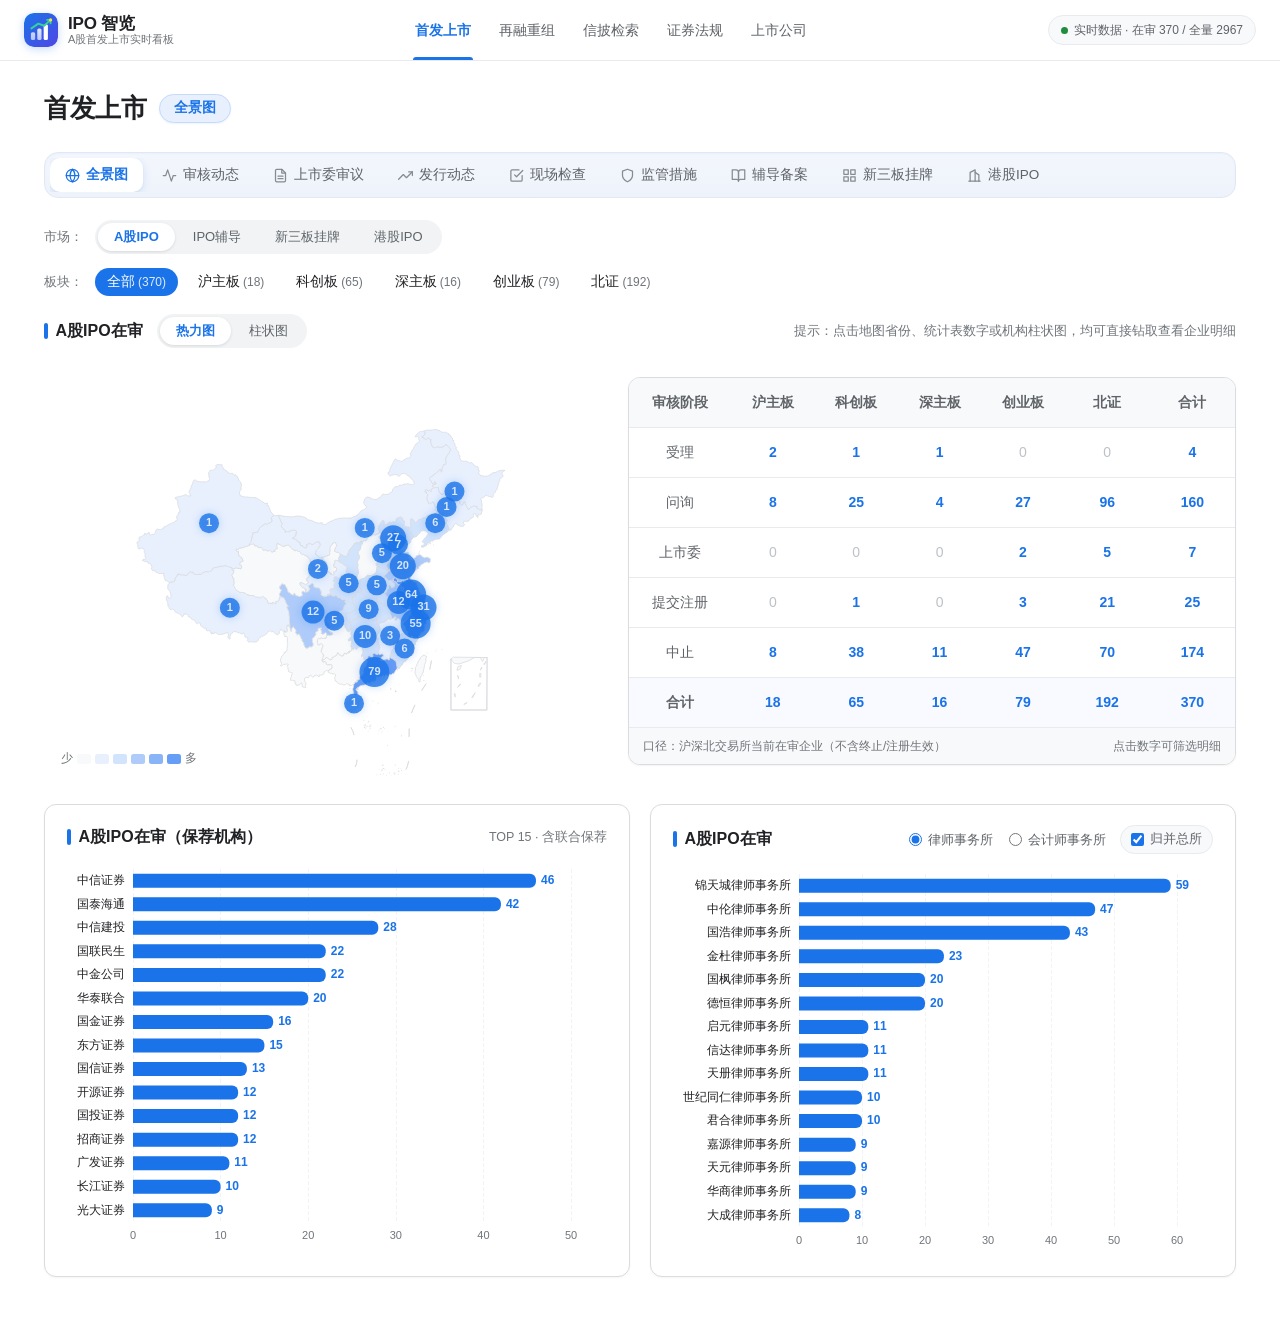
<file: index.html>
<!DOCTYPE html>
<html lang="zh-CN">
<head>
  <meta charset="UTF-8" />
  <meta name="viewport" content="width=device-width, initial-scale=1.0" />
  <script>
    (function () {
      var p = window.location.pathname || "/";
      var b = document.createElement("base");
      if (window.location.protocol === "file:") {
        b.href = p.replace(/[^/]*$/, "");
      } else if (p === "/ipoflow" || p.indexOf("/ipoflow/") === 0) {
        b.href = "/ipoflow/";
      } else {
        b.href = "/";
      }
      document.head.appendChild(b);
    })();
  </script>
  <title>IPO 智览 · 首发上市全景看板</title>
  <link rel="icon" type="image/svg+xml" href="./assets/logo.svg" />
  <link rel="stylesheet" href="./assets/styles.css?v=20261127l" />
  <script>
    (function () {
      if (window.location.protocol === "file:") return;
      var p = (window.location.pathname || "/").replace(/^\/ipoflow/, "").replace(/\/+$/, "") || "/";
      if (p === "/" || p === "/index.html" || p === "/ipo-review/kanban") {
        var links = [
          { href: "./data/ipo_active.json", as: "fetch", cors: true },
          { href: "./data/china.json", as: "fetch", cors: true },
          { href: "./assets/vendor/echarts.min.js", as: "script", cors: false }
        ];
        for (var i = 0; i < links.length; i++) {
          var l = document.createElement("link");
          l.rel = "preload";
          l.href = links[i].href;
          l.as = links[i].as;
          if (links[i].cors) l.crossOrigin = "anonymous";
          document.head.appendChild(l);
        }
      }
    })();
  </script>
</head>
<body>
  <!-- 顶部导航栏 -->
  <header class="top-header">
    <div class="top-header-inner">
      <div class="brand-wrap">
        <img class="brand-logo-img" src="./assets/logo.svg" alt="IPO 智览 Logo" />
        <div class="brand-text">
          <span class="brand-title">IPO 智览</span>
          <span class="brand-sub">A股首发上市实时看板</span>
        </div>
      </div>

      <nav class="top-nav" aria-label="主导航">
        <a class="top-nav-item active" href="javascript:void(0)">首发上市</a>
        <a class="top-nav-item" href="javascript:void(0)" title="二期规划">再融重组</a>
        <a class="top-nav-item" href="javascript:void(0)" title="二期规划">信披检索</a>
        <a class="top-nav-item" href="javascript:void(0)" title="二期规划">证券法规</a>
        <a class="top-nav-item" href="javascript:void(0)" title="二期规划">上市公司</a>
      </nav>

      <div class="header-right">
        <div class="source-pill" title="运行 scripts/fetch_ipo_data.py 可更新为当日官方实时数据">
          <span id="source-dot" class="source-dot"></span>
          <span id="source-text">数据加载中...</span>
        </div>
      </div>
    </div>
  </header>

  <!-- 主内容区 -->
  <main class="main-container">
    <div class="page-title-row">
      <h1 class="page-title">首发上市</h1>
      <span id="active-subtab-pill" class="page-title-pill">全景图</span>
    </div>

    <!-- 二级 Tab 栏（滚动时吸顶保留） -->
    <div id="sub-tabs-sticky-bar" class="sub-tabs-sticky-bar">
      <div class="sub-tabs-shell">
      <div class="sub-tabs" role="tablist">
        <button class="sub-tab active" data-tab="全景图" role="tab">
          <svg width="15" height="15" viewBox="0 0 24 24" fill="none" stroke="currentColor" stroke-width="2" stroke-linecap="round" stroke-linejoin="round"><circle cx="12" cy="12" r="10"/><line x1="2" y1="12" x2="22" y2="12"/><path d="M12 2a15.3 15.3 0 0 1 4 10 15.3 15.3 0 0 1-4 10 15.3 15.3 0 0 1-4-10 15.3 15.3 0 0 1 4-10z"/></svg>
          <span>全景图</span>
        </button>
        <button class="sub-tab" data-tab="审核动态" role="tab">
          <svg width="15" height="15" viewBox="0 0 24 24" fill="none" stroke="currentColor" stroke-width="2" stroke-linecap="round" stroke-linejoin="round"><polyline points="22 12 18 12 15 21 9 3 6 12 2 12"/></svg>
          <span>审核动态</span>
        </button>
        <button class="sub-tab" data-tab="上市委审议" role="tab">
          <svg width="15" height="15" viewBox="0 0 24 24" fill="none" stroke="currentColor" stroke-width="2" stroke-linecap="round" stroke-linejoin="round"><path d="M14 2H6a2 2 0 0 0-2 2v16a2 2 0 0 0 2 2h12a2 2 0 0 0 2-2V8z"/><polyline points="14 2 14 8 20 8"/><line x1="16" y1="13" x2="8" y2="13"/><line x1="16" y1="17" x2="8" y2="17"/></svg>
          <span>上市委审议</span>
        </button>
        <button class="sub-tab" data-tab="发行动态" role="tab">
          <svg width="15" height="15" viewBox="0 0 24 24" fill="none" stroke="currentColor" stroke-width="2" stroke-linecap="round" stroke-linejoin="round"><polyline points="23 6 13.5 15.5 8.5 10.5 1 18"/><polyline points="17 6 23 6 23 12"/></svg>
          <span>发行动态</span>
        </button>
        <button class="sub-tab" data-tab="现场检查" role="tab">
          <svg width="15" height="15" viewBox="0 0 24 24" fill="none" stroke="currentColor" stroke-width="2" stroke-linecap="round" stroke-linejoin="round"><path d="M9 11l3 3L22 4"/><path d="M21 12v7a2 2 0 0 1-2 2H5a2 2 0 0 1-2-2V5a2 2 0 0 1 2-2h11"/></svg>
          <span>现场检查</span>
        </button>
        <button class="sub-tab" data-tab="监管措施" role="tab">
          <svg width="15" height="15" viewBox="0 0 24 24" fill="none" stroke="currentColor" stroke-width="2" stroke-linecap="round" stroke-linejoin="round"><path d="M12 22s8-4 8-10V5l-8-3-8 3v7c0 6 8 10 8 10z"/></svg>
          <span>监管措施</span>
        </button>
        <button class="sub-tab" data-tab="辅导备案" role="tab">
          <svg width="15" height="15" viewBox="0 0 24 24" fill="none" stroke="currentColor" stroke-width="2" stroke-linecap="round" stroke-linejoin="round"><path d="M2 3h6a4 4 0 0 1 4 4v14a3 3 0 0 0-3-3H2z"/><path d="M22 3h-6a4 4 0 0 0-4 4v14a3 3 0 0 1 3-3h7z"/></svg>
          <span>辅导备案</span>
        </button>
        <button class="sub-tab" data-tab="新三板挂牌" role="tab">
          <svg width="15" height="15" viewBox="0 0 24 24" fill="none" stroke="currentColor" stroke-width="2" stroke-linecap="round" stroke-linejoin="round"><rect x="3" y="3" width="7" height="7"/><rect x="14" y="3" width="7" height="7"/><rect x="14" y="14" width="7" height="7"/><rect x="3" y="14" width="7" height="7"/></svg>
          <span>新三板挂牌</span>
        </button>
        <button class="sub-tab" data-tab="港股IPO" role="tab">
          <svg width="15" height="15" viewBox="0 0 24 24" fill="none" stroke="currentColor" stroke-width="2" stroke-linecap="round" stroke-linejoin="round"><path d="M3 21h18"/><path d="M5 21V7l8-4v18"/><path d="M19 21V11l-6-4"/></svg>
          <span>港股IPO</span>
        </button>
      </div>
      </div>
    </div>

    <!-- 视图 1：全景图 -->
    <section id="view-overview">
      <div class="market-filter-row">
        <span class="market-label">市场：</span>
        <div id="market-switch" class="segmented-group">
          <button class="seg-btn active" data-market="A股IPO">A股IPO</button>
          <button class="seg-btn" data-market="IPO辅导">IPO辅导</button>
          <button class="seg-btn" data-market="新三板挂牌">新三板挂牌</button>
          <button class="seg-btn" data-market="港股IPO">港股IPO</button>
        </div>
      </div>

      <div id="ashare-overview-content">
        <div class="overview-board-row">
          <span class="market-label">板块：</span>
          <div id="overview-board-switch" class="chip-list">
            <button class="chip-btn active" data-val="全部">全部</button>
            <button class="chip-btn" data-val="沪主板">沪主板</button>
            <button class="chip-btn" data-val="科创板">科创板</button>
            <button class="chip-btn" data-val="深主板">深主板</button>
            <button class="chip-btn" data-val="创业板">创业板</button>
            <button class="chip-btn" data-val="北证">北证</button>
          </div>
        </div>

        <div class="section-header">
          <div class="section-title-left">
            <h2 id="overview-date-text" class="section-title">A股IPO在审</h2>
            <div id="map-mode-switch" class="segmented-group">
              <button class="seg-btn active" data-mode="heatmap">热力图</button>
              <button class="seg-btn" data-mode="bar">柱状图</button>
            </div>
          </div>
          <span class="data-hint">提示：点击地图省份、统计表数字或机构柱状图，均可直接钻取查看企业明细</span>
        </div>

        <!-- 上半区：左侧中国地图热力图 + 右侧板块×阶段统计表 -->
        <div class="overview-top-grid">
          <div class="map-panel">
            <div id="map-chart" class="chart-canvas-map"></div>
            <div id="map-fallback-tip" class="map-fallback-tip hidden"></div>
          </div>

          <div class="matrix-card">
            <table class="matrix-table">
              <thead>
                <tr>
                  <th>审核阶段</th>
                  <th class="matrix-board-th" data-board="沪主板" title="点击按沪主板筛选全景图">沪主板</th>
                  <th class="matrix-board-th" data-board="科创板" title="点击按科创板筛选全景图">科创板</th>
                  <th class="matrix-board-th" data-board="深主板" title="点击按深主板筛选全景图">深主板</th>
                  <th class="matrix-board-th" data-board="创业板" title="点击按创业板筛选全景图">创业板</th>
                  <th class="matrix-board-th" data-board="北证" title="点击按北证筛选全景图">北证</th>
                  <th>合计</th>
                </tr>
              </thead>
              <tbody id="matrix-tbody"></tbody>
            </table>
            <div class="matrix-footnote">
              <span>口径：沪深北交易所当前在审企业（不含终止/注册生效）</span>
              <span>点击数字可筛选明细</span>
            </div>
          </div>
        </div>

        <!-- 下半区：保荐机构 + 律所/会所排行 -->
        <div class="overview-bottom-grid">
          <div class="panel-card">
            <div class="panel-card-header">
              <h3 id="overview-sponsor-title" class="section-title">A股IPO在审（保荐机构）</h3>
              <span class="data-hint">TOP 15 · 含联合保荐</span>
            </div>
            <div id="sponsor-chart" class="chart-canvas-rank"></div>
          </div>

          <div class="panel-card">
            <div class="panel-card-header">
              <h3 id="overview-right-org-title" class="section-title">A股IPO在审</h3>
              <div class="header-controls-right">
                <div class="radio-group">
                  <label class="radio-label">
                    <input type="radio" name="rightOrgType" value="law" checked />
                    <span>律师事务所</span>
                  </label>
                  <label class="radio-label">
                    <input type="radio" name="rightOrgType" value="accounting" />
                    <span>会计师事务所</span>
                  </label>
                </div>
                <label class="hq-toggle" title="将各地分所（如上海/杭州/深圳分所）合并至总所统一排名">
                  <input type="checkbox" id="toggle-hq-merge" checked />
                  <span>归并总所</span>
                </label>
              </div>
            </div>
            <div id="right-org-chart" class="chart-canvas-rank"></div>
          </div>
        </div>
      </div>

      <!-- 其他市场占位提示 -->
      <div id="market-placeholder" class="placeholder-card hidden">
        <h3 id="market-placeholder-title">MVP 二期规划</h3>
        <p>MVP 第一版优先聚焦「A股IPO 全景图 + 审核动态」，后续可按相同零成本架构无缝扩展其他市场。</p>
      </div>
    </section>

    <!-- 视图 2：审核动态 -->
    <section id="view-dynamics" class="hidden">
      <div class="filter-minimal">
        <div class="filter-row">
          <span class="filter-label">场所：</span>
          <div id="filter-exchange-chips" class="chip-list">
            <button class="chip-btn active" data-val="全部">全部</button>
            <button class="chip-btn" data-val="上交所">上交所</button>
            <button class="chip-btn" data-val="深交所">深交所</button>
            <button class="chip-btn" data-val="北交所">北交所</button>
          </div>
        </div>

        <div class="filter-row">
          <span class="filter-label">板块：</span>
          <div id="filter-board-chips" class="chip-list">
            <button class="chip-btn active" data-val="全部">全部</button>
            <button class="chip-btn" data-val="沪主板">沪主板</button>
            <button class="chip-btn" data-val="科创板">科创板</button>
            <button class="chip-btn" data-val="深主板">深主板</button>
            <button class="chip-btn" data-val="创业板">创业板</button>
            <button class="chip-btn" data-val="北证">北证</button>
          </div>
        </div>

        <div class="filter-row">
          <span class="filter-label">阶段：</span>
          <div id="filter-stage-chips" class="chip-list">
            <button class="chip-btn active" data-val="全部">全部</button>
            <button class="chip-btn" data-val="在审汇总">仅看在审</button>
            <button class="chip-btn" data-val="受理">受理</button>
            <button class="chip-btn" data-val="问询">问询</button>
            <button class="chip-btn" data-val="上市委">上市委</button>
            <button class="chip-btn" data-val="提交注册">提交注册</button>
            <button class="chip-btn" data-val="注册同意">注册同意</button>
            <button class="chip-btn" data-val="中止">中止</button>
            <button class="chip-btn" data-val="终止">终止</button>
          </div>
        </div>
      </div>

      <!-- 吸顶搜索栏容器（滚动到顶部导航下方时固定吸顶，表格内容从下方平滑滑过） -->
      <div class="sticky-search-shell">
        <div class="search-hero-bar">
          <div class="google-search-wrap">
            <span class="search-icon" aria-hidden="true">
              <svg width="18" height="18" viewBox="0 0 24 24" fill="none" stroke="currentColor" stroke-width="2.2" stroke-linecap="round" stroke-linejoin="round"><circle cx="11" cy="11" r="8"></circle><line x1="21" y1="21" x2="16.65" y2="16.65"></line></svg>
            </span>
            <input
              id="filter-keyword"
              class="google-search-input"
              type="text"
              placeholder="搜索发行人名称、保荐机构、律师事务所、会计师事务所或行业..."
            />
            <button id="btn-clear-search" class="search-clear-btn hidden" type="button" title="清空搜索">×</button>
          </div>

          <button id="btn-ai-mode" class="action-btn primary ai-mode-btn" type="button" title="打开 AI 助手">
            <span class="ai-mode-btn-inner">
              <svg width="15" height="15" viewBox="0 0 24 24" fill="none" stroke="currentColor" stroke-width="2" stroke-linecap="round" stroke-linejoin="round"><path d="M12 3l1.9 5.8a2 2 0 0 0 1.3 1.3L21 12l-5.8 1.9a2 2 0 0 0-1.3 1.3L12 21l-1.9-5.8a2 2 0 0 0-1.3-1.3L3 12l5.8-1.9a2 2 0 0 0 1.3-1.3L12 3z"/></svg>
              <span>AI 模式</span>
            </span>
          </button>
        </div>

        <!-- 默认折叠的高级筛选抽屉（省份 / 排序 / 重置） -->
        <div id="advanced-drawer" class="advanced-drawer hidden">
          <select id="filter-province" class="select-control" aria-label="按省份筛选"></select>
          <select id="filter-sort" class="select-control" aria-label="排序方式">
            <option value="update_date">按更新日期降序</option>
            <option value="accept_date">按受理日期降序</option>
          </select>
          <button id="btn-reset-filters" class="action-btn sm" type="button">重置全部条件</button>
        </div>
      </div>

      <div class="table-toolbar">
        <span id="dynamics-count">为您找到 0 条相关结果</span>
      </div>

      <div class="table-wrap">
        <table class="data-table">
          <thead>
            <tr>
              <th>序号</th>
              <th>发行人全称 / 行业</th>
              <th>场所</th>
              <th>板块</th>
              <th>审核状态</th>
              <th>注册地</th>
              <th>保荐机构</th>
              <th>律师</th>
              <th>会计师</th>
              <th>更新日期</th>
              <th>受理日期</th>
            </tr>
          </thead>
          <tbody id="dynamics-tbody"></tbody>
        </table>
      </div>

      <div class="pagination-bar">
        <div class="page-size-wrap">
          <span>每页显示</span>
          <select id="filter-page-size" class="select-control page-size-select" aria-label="每页显示条数">
            <option value="10">10 条</option>
            <option value="30" selected>30 条</option>
            <option value="50">50 条</option>
            <option value="100">100 条</option>
          </select>
        </div>
        <div class="pagination">
          <span id="page-info" class="page-info">第 1 / 1 页</span>
          <button id="btn-prev-page" class="action-btn sm">上一页</button>
          <button id="btn-next-page" class="action-btn sm">下一页</button>
        </div>
      </div>
    </section>

    <!-- 视图 3：上市委审议（二期已上线） -->
    <section id="view-committee" class="hidden">
      <div id="committee-kpi-grid" class="kpi-grid"></div>

      <div class="filter-minimal">
        <div class="filter-row">
          <span class="filter-label">板块：</span>
          <div id="cm-board-chips" class="chip-list">
            <button class="chip-btn active" data-val="全部">全部</button>
            <button class="chip-btn" data-val="沪主板">沪主板</button>
            <button class="chip-btn" data-val="科创板">科创板</button>
            <button class="chip-btn" data-val="深主板">深主板</button>
            <button class="chip-btn" data-val="创业板">创业板</button>
            <button class="chip-btn" data-val="北证">北证</button>
          </div>
        </div>
        <div class="filter-row">
          <span class="filter-label">结果：</span>
          <div id="cm-result-chips" class="chip-list">
            <button class="chip-btn active" data-val="全部">全部</button>
            <button class="chip-btn" data-val="上会通过">上会通过</button>
            <button class="chip-btn" data-val="暂缓表决">暂缓表决</button>
            <button class="chip-btn" data-val="未通过">未通过</button>
            <button class="chip-btn" data-val="取消审核">取消审核</button>
            <button class="chip-btn" data-val="待上会">待上会</button>
          </div>
        </div>
        <div class="filter-row">
          <span class="filter-label">年份：</span>
          <div id="cm-year-chips" class="chip-list">
            <button class="chip-btn active" data-val="全部">全部</button>
            <button class="chip-btn" data-val="2026">2026年</button>
            <button class="chip-btn" data-val="2025">2025年</button>
            <button class="chip-btn" data-val="2024">2024年</button>
            <button class="chip-btn" data-val="2023">2023年</button>
          </div>
        </div>
      </div>

      <div class="sticky-search-shell">
        <div class="search-hero-bar">
          <div class="google-search-wrap">
            <span class="search-icon" aria-hidden="true">
              <svg width="18" height="18" viewBox="0 0 24 24" fill="none" stroke="currentColor" stroke-width="2.2" stroke-linecap="round" stroke-linejoin="round"><circle cx="11" cy="11" r="8"></circle><line x1="21" y1="21" x2="16.65" y2="16.65"></line></svg>
            </span>
            <input id="cm-keyword" class="google-search-input" type="text" placeholder="搜索发行人名称、保荐机构或参会委员姓名..." />
            <button id="cm-clear-search" class="search-clear-btn hidden" type="button" title="清空搜索">×</button>
          </div>
          <button id="cm-reset" class="action-btn primary" type="button">重置</button>
        </div>
      </div>

      <div class="table-toolbar">
        <span id="cm-count">为您找到 0 条审议记录</span>
      </div>

      <div class="table-wrap">
        <table class="data-table">
          <thead>
            <tr>
              <th>序号</th>
              <th>发行人全称</th>
              <th>板块</th>
              <th>上会日期</th>
              <th>审议结果</th>
              <th>拟融资(亿元)</th>
              <th>发行比例</th>
              <th>保荐机构</th>
              <th>参会委员</th>
              <th>上市日期</th>
            </tr>
          </thead>
          <tbody id="cm-tbody"></tbody>
        </table>
      </div>

      <div class="pagination-bar">
        <div class="page-size-wrap">
          <span>每页显示</span>
          <select id="cm-page-size" class="select-control page-size-select" aria-label="每页显示条数">
            <option value="10">10 条</option>
            <option value="30" selected>30 条</option>
            <option value="50">50 条</option>
            <option value="100">100 条</option>
          </select>
        </div>
        <div class="pagination">
          <span id="cm-page-info" class="page-info">第 1 / 1 页</span>
          <button id="cm-prev-page" class="action-btn sm">上一页</button>
          <button id="cm-next-page" class="action-btn sm">下一页</button>
        </div>
      </div>
    </section>

    <!-- 视图 4：发行动态（二期已上线） -->
    <section id="view-issuance" class="hidden">
      <div id="issuance-kpi-grid" class="kpi-grid"></div>

      <div class="filter-minimal">
        <div class="filter-row">
          <span class="filter-label">板块：</span>
          <div id="iss-board-chips" class="chip-list">
            <button class="chip-btn active" data-val="全部">全部</button>
            <button class="chip-btn" data-val="沪主板">沪主板</button>
            <button class="chip-btn" data-val="科创板">科创板</button>
            <button class="chip-btn" data-val="深主板">深主板</button>
            <button class="chip-btn" data-val="创业板">创业板</button>
            <button class="chip-btn" data-val="北证">北证</button>
          </div>
        </div>
        <div class="filter-row">
          <span class="filter-label">状态：</span>
          <div id="iss-status-chips" class="chip-list">
            <button class="chip-btn active" data-val="全部">全部</button>
            <button class="chip-btn" data-val="待申购">待申购</button>
            <button class="chip-btn" data-val="申购中">申购中</button>
            <button class="chip-btn" data-val="待上市">待上市</button>
            <button class="chip-btn" data-val="已上市">已上市</button>
          </div>
        </div>
        <div class="filter-row">
          <span class="filter-label">年份：</span>
          <div id="iss-year-chips" class="chip-list">
            <button class="chip-btn active" data-val="全部">全部</button>
            <button class="chip-btn" data-val="2026">2026年</button>
            <button class="chip-btn" data-val="2025">2025年</button>
            <button class="chip-btn" data-val="2024">2024年</button>
            <button class="chip-btn" data-val="2023">2023年</button>
          </div>
        </div>
      </div>

      <div class="sticky-search-shell">
        <div class="search-hero-bar">
          <div class="google-search-wrap">
            <span class="search-icon" aria-hidden="true">
              <svg width="18" height="18" viewBox="0 0 24 24" fill="none" stroke="currentColor" stroke-width="2.2" stroke-linecap="round" stroke-linejoin="round"><circle cx="11" cy="11" r="8"></circle><line x1="21" y1="21" x2="16.65" y2="16.65"></line></svg>
            </span>
            <input id="iss-keyword" class="google-search-input" type="text" placeholder="搜索股票代码、简称、公司全称、主承销商或行业..." />
            <button id="iss-clear-search" class="search-clear-btn hidden" type="button" title="清空搜索">×</button>
          </div>
          <button id="iss-reset" class="action-btn primary" type="button">重置</button>
        </div>
      </div>

      <div class="table-toolbar">
        <span id="iss-count">为您找到 0 条新股发行记录</span>
      </div>

      <div class="table-wrap">
        <table class="data-table">
          <thead>
            <tr>
              <th>序号</th>
              <th>代码 / 简称 / 全称</th>
              <th>板块</th>
              <th>发行状态</th>
              <th>申购日期</th>
              <th>上市日期</th>
              <th>发行价(元)</th>
              <th>发行PE / 行业PE</th>
              <th>网上中签率</th>
              <th>募资(亿元)</th>
              <th>首日涨跌幅</th>
              <th>主承销商</th>
            </tr>
          </thead>
          <tbody id="iss-tbody"></tbody>
        </table>
      </div>

      <div class="pagination-bar">
        <div class="page-size-wrap">
          <span>每页显示</span>
          <select id="iss-page-size" class="select-control page-size-select" aria-label="每页显示条数">
            <option value="10">10 条</option>
            <option value="30" selected>30 条</option>
            <option value="50">50 条</option>
            <option value="100">100 条</option>
          </select>
        </div>
        <div class="pagination">
          <span id="iss-page-info" class="page-info">第 1 / 1 页</span>
          <button id="iss-prev-page" class="action-btn sm">上一页</button>
          <button id="iss-next-page" class="action-btn sm">下一页</button>
        </div>
      </div>
    </section>

    <!-- 视图 5：项目详情页（方案 B 实时透传） -->
    <section id="view-detail" class="detail-view hidden">
      <div class="detail-banner">
        <div class="detail-banner-inner">
          <div class="detail-banner-left">
            <button id="btn-back-list" class="back-btn">← 返回列表</button>
            <h2 id="detail-company-name" class="detail-company-name">项目详情</h2>
            <span id="detail-exchange-badge" class="detail-badge"></span>
            <span id="detail-board-badge" class="detail-badge"></span>
          </div>
          <div id="detail-live-pill" class="live-status-pill">
            <span id="detail-live-dot" class="source-dot"></span>
            <span id="detail-live-text">正在实时透传交易所详情...</span>
          </div>
        </div>
      </div>

      <!-- 5 节点绿色审核进度时间轴 -->
      <div class="timeline-strip">
        <div id="detail-timeline" class="timeline-inner"></div>
      </div>

      <div class="detail-body">
        <div id="detail-fallback-notice" class="detail-notice hidden"></div>

        <div class="detail-tabs">
          <button class="detail-tab active" data-dtab="info">项目信息</button>
          <button class="detail-tab" data-dtab="docs">信披文件<span id="detail-docs-count"></span></button>
        </div>

        <!-- 详情 Tab 1：项目信息 -->
        <div id="dtab-info">
          <div class="detail-card">
            <div class="detail-card-title">（一）基本信息</div>
            <div id="detail-info-grid" class="info-grid"></div>
          </div>

          <div class="detail-card">
            <div class="detail-card-title">（二）最新审核信息披露文件（实时透传）</div>
            <div id="detail-docs-preview" class="doc-list"></div>
          </div>
        </div>

        <!-- 详情 Tab 2：全部信披文件 -->
        <div id="dtab-docs" class="hidden">
          <div class="detail-card">
            <div class="detail-card-title">全部信息披露与问询回复文件</div>
            <div id="detail-docs-full" class="doc-list"></div>
          </div>
        </div>
      </div>
    </section>

    <!-- 视图 6：辅导备案（直连中国证监会全国 36 证监局公示系统 · 概览页） -->
    <section id="view-tutoring" class="hidden">
      <div class="filter-minimal">
        <div class="filter-row">
          <span class="filter-label">场所：</span>
          <div id="tut-board-chips" class="chip-list">
            <button class="chip-btn active" data-val="全部">全部</button>
            <button class="chip-btn" data-val="沪深">沪深</button>
            <button class="chip-btn" data-val="北证">北证</button>
          </div>
        </div>
        <div class="filter-row">
          <span class="filter-label">阶段：</span>
          <div id="tut-stage-chips" class="chip-list" style="align-items:center;">
            <button class="chip-btn active" data-val="全部">全部</button>
            <button class="chip-btn" data-val="辅导备案">辅导备案</button>
            <button class="chip-btn" data-val="辅导中期">辅导中期</button>
            <button class="chip-btn" data-val="辅导验收">辅导验收</button>
            <span class="filter-vsep" aria-hidden="true"></span>
            <button class="chip-btn" data-val="未受理">未受理</button>
            <button class="chip-btn" data-val="已受理">已受理</button>
            <button class="chip-btn" data-val="撤回后重新报辅导">撤回后重新报辅导</button>
            <button class="chip-btn" data-val="辅导终止">辅导终止</button>
          </div>
        </div>
        <div class="filter-row tut-bureau-row">
          <span class="filter-label">证监局：</span>
          <div class="tut-bureau-wrap">
            <div id="tut-bureau-chips" class="chip-list" style="align-items:center;"></div>
            <div id="tut-bureau-more" class="chip-list tut-bureau-more hidden"></div>
          </div>
        </div>
      </div>

      <div class="sticky-search-shell">
        <div class="search-hero-bar">
          <div class="google-search-wrap">
            <span class="search-icon" aria-hidden="true">
              <svg width="18" height="18" viewBox="0 0 24 24" fill="none" stroke="currentColor" stroke-width="2.2" stroke-linecap="round" stroke-linejoin="round"><circle cx="11" cy="11" r="8"></circle><line x1="21" y1="21" x2="16.65" y2="16.65"></line></svg>
            </span>
            <input id="tut-keyword" class="google-search-input" type="text" placeholder="查询企业名称、证监局、辅导券商、律师事务所、会计师事务所等" />
            <button id="tut-clear-search" class="search-clear-btn hidden" type="button" title="清空搜索">×</button>
          </div>
          <button id="tut-reset" class="action-btn primary" type="button">重置</button>
        </div>
      </div>

      <div class="table-toolbar">
        <span id="tut-count">为您找到 0 条相关结果</span>
      </div>

      <div class="table-wrap">
        <table class="data-table">
          <thead>
            <tr>
              <th>序号</th>
              <th>企业全称</th>
              <th>申报板块</th>
              <th>辅导状态</th>
              <th>辅导券商</th>
              <th>律师事务所</th>
              <th>会计师事务所</th>
              <th>证监局</th>
              <th>更新日期</th>
              <th>备案日期</th>
            </tr>
          </thead>
          <tbody id="tut-tbody"></tbody>
        </table>
      </div>

      <div class="pagination-bar">
        <div class="page-size-wrap">
          <span>每页显示</span>
          <select id="tut-page-size" class="select-control page-size-select" aria-label="每页显示条数">
            <option value="10">10 条</option>
            <option value="30" selected>30 条</option>
            <option value="50">50 条</option>
            <option value="100">100 条</option>
          </select>
        </div>
        <div class="pagination">
          <span id="tut-page-info" class="page-info">第 1 / 1 页</span>
          <button id="tut-prev-page" class="action-btn sm">上一页</button>
          <button id="tut-next-page" class="action-btn sm">下一页</button>
        </div>
      </div>
    </section>

    <!-- 视图 6B：辅导备案详情页（图 2 & 图 3 结构，信息源自辅导备案报告） -->
    <section id="view-tutoring-detail" class="detail-view hidden">
      <div class="detail-banner">
        <div class="detail-banner-inner">
          <div class="detail-banner-left">
            <button id="btn-tut-back" class="back-btn" type="button">← 返回列表</button>
            <h2 id="tut-detail-company" class="detail-company-name">辅导企业详情</h2>
            <span class="detail-badge">IPO辅导备案</span>
            <span id="tut-detail-board-badge" class="detail-badge">沪深</span>
            <span id="tut-detail-stage-badge" class="detail-badge detail-badge-stage">尚未验收</span>
            <span id="tut-detail-retutor-badge" class="detail-badge detail-badge-retutor hidden">撤回后重新报辅导</span>
          </div>
          <div class="live-status-pill">
            <span id="tut-detail-dot" class="source-dot"></span>
            <span id="tut-detail-source-text">证监会辅导公示直连</span>
          </div>
        </div>
      </div>

      <!-- 3 节点绿色进度条：辅导备案 → 辅导中期 → 辅导验收 -->
      <div class="timeline-strip">
        <div id="tut-detail-timeline" class="timeline-inner tut-timeline-inner"></div>
      </div>

      <div class="detail-body">
        <div id="tut-detail-notice" class="detail-notice hidden"></div>

        <div class="detail-card">
          <div class="detail-card-title">（一）基本信息</div>
          <div id="tut-detail-info-grid" class="info-grid"></div>
        </div>

        <div class="detail-card">
          <div class="detail-card-title">（二）信息披露</div>
          <div id="tut-detail-docs-wrap"></div>
        </div>
      </div>
    </section>

    <!-- 视图 7：新三板挂牌（二期第2周已上线） -->
    <section id="view-neeq" class="hidden">
      <div id="neeq-kpi-grid" class="kpi-grid"></div>

      <div class="filter-minimal">
        <div class="filter-row">
          <span class="filter-label">分层：</span>
          <div id="neeq-tier-chips" class="chip-list">
            <button class="chip-btn active" data-val="全部">全部</button>
            <button class="chip-btn" data-val="创新层">创新层</button>
            <button class="chip-btn" data-val="基础层">基础层</button>
          </div>
        </div>
        <div class="filter-row">
          <span class="filter-label">交易：</span>
          <div id="neeq-trade-chips" class="chip-list">
            <button class="chip-btn active" data-val="全部">全部</button>
            <button class="chip-btn" data-val="集合竞价">集合竞价</button>
            <button class="chip-btn" data-val="做市">做市</button>
          </div>
        </div>
        <div class="filter-row">
          <span class="filter-label">年份：</span>
          <div id="neeq-year-chips" class="chip-list">
            <button class="chip-btn active" data-val="全部">全部</button>
            <button class="chip-btn" data-val="2026">2026年</button>
            <button class="chip-btn" data-val="2025">2025年</button>
            <button class="chip-btn" data-val="2024">2024年</button>
            <button class="chip-btn" data-val="2023">2023年</button>
          </div>
        </div>
      </div>

      <div class="sticky-search-shell">
        <div class="search-hero-bar">
          <div class="google-search-wrap">
            <span class="search-icon" aria-hidden="true">
              <svg width="18" height="18" viewBox="0 0 24 24" fill="none" stroke="currentColor" stroke-width="2.2" stroke-linecap="round" stroke-linejoin="round"><circle cx="11" cy="11" r="8"></circle><line x1="21" y1="21" x2="16.65" y2="16.65"></line></svg>
            </span>
            <input id="neeq-keyword" class="google-search-input" type="text" placeholder="搜索证券代码、公司简称、主办券商、行业或省份..." />
            <button id="neeq-clear-search" class="search-clear-btn hidden" type="button" title="清空搜索">×</button>
          </div>
          <button id="neeq-reset" class="action-btn primary" type="button">重置</button>
        </div>
      </div>

      <div class="table-toolbar">
        <span id="neeq-count">为您找到 0 家新三板挂牌企业</span>
      </div>

      <div class="table-wrap">
        <table class="data-table">
          <thead>
            <tr>
              <th>序号</th>
              <th>代码 / 简称</th>
              <th>市场分层</th>
              <th>挂牌日期</th>
              <th>所属地区</th>
              <th>所属行业</th>
              <th>主办券商</th>
              <th>交易方式</th>
              <th>总股本(万股)</th>
              <th>每股收益(元)</th>
            </tr>
          </thead>
          <tbody id="neeq-tbody"></tbody>
        </table>
      </div>

      <div class="pagination-bar">
        <div class="page-size-wrap">
          <span>每页显示</span>
          <select id="neeq-page-size" class="select-control page-size-select" aria-label="每页显示条数">
            <option value="10">10 条</option>
            <option value="30" selected>30 条</option>
            <option value="50">50 条</option>
            <option value="100">100 条</option>
          </select>
        </div>
        <div class="pagination">
          <span id="neeq-page-info" class="page-info">第 1 / 1 页</span>
          <button id="neeq-prev-page" class="action-btn sm">上一页</button>
          <button id="neeq-next-page" class="action-btn sm">下一页</button>
        </div>
      </div>
    </section>

    <!-- 视图 8A：现场检查（三期） -->
    <section id="view-inspection" class="hidden">
      <div id="insp-kpi-grid" class="kpi-grid"></div>

      <div class="filter-minimal">
        <div class="filter-row">
          <span class="filter-label">抽签年份：</span>
          <div id="insp-year-chips" class="chip-list">
            <button class="chip-btn active" data-val="全部">全部</button>
            <button class="chip-btn" data-val="2026">2026年</button>
            <button class="chip-btn" data-val="2025">2025年</button>
            <button class="chip-btn" data-val="2024">2024年</button>
            <button class="chip-btn" data-val="2023">2023年</button>
            <button class="chip-btn" data-val="2022">2022年</button>
          </div>
        </div>
        <div class="filter-row">
          <span class="filter-label">抽签板块：</span>
          <div id="insp-board-chips" class="chip-list">
            <button class="chip-btn active" data-val="全部">全部</button>
            <button class="chip-btn" data-val="主板">主板</button>
            <button class="chip-btn" data-val="科创板">科创板</button>
            <button class="chip-btn" data-val="创业板">创业板</button>
            <button class="chip-btn" data-val="北证">北证</button>
          </div>
        </div>
        <div class="filter-row">
          <span class="filter-label">审核状态：</span>
          <div id="insp-stage-chips" class="chip-list">
            <button class="chip-btn active" data-val="全部">全部</button>
            <button class="chip-btn" data-val="受理">受理</button>
            <button class="chip-btn" data-val="问询">问询</button>
            <button class="chip-btn" data-val="上市委">上市委</button>
            <button class="chip-btn" data-val="提交注册">提交注册</button>
            <button class="chip-btn" data-val="注册同意">注册同意</button>
            <button class="chip-btn" data-val="中止">中止</button>
            <button class="chip-btn" data-val="终止">终止</button>
          </div>
        </div>
        <div class="filter-row">
          <span class="filter-label">抽签批次：</span>
          <div id="insp-batch-chips" class="chip-list">
            <button class="chip-btn active" data-val="全部">全部</button>
            <button class="chip-btn" data-val="第1批">第1批</button>
            <button class="chip-btn" data-val="第2批">第2批</button>
            <button class="chip-btn" data-val="第3批">第3批</button>
            <button class="chip-btn" data-val="第4批">第4批</button>
            <button class="chip-btn" data-val="第5批">第5批</button>
          </div>
        </div>
      </div>

      <div class="sticky-search-shell">
        <div class="search-hero-bar">
          <div class="google-search-wrap">
            <span class="search-icon" aria-hidden="true">
              <svg width="18" height="18" viewBox="0 0 24 24" fill="none" stroke="currentColor" stroke-width="2.2" stroke-linecap="round" stroke-linejoin="round"><circle cx="11" cy="11" r="8"></circle><line x1="21" y1="21" x2="16.65" y2="16.65"></line></svg>
            </span>
            <input id="insp-keyword" class="google-search-input" type="text" placeholder="搜索抽中企业名称、保荐机构、抽签批次..." />
            <button id="insp-clear-search" class="search-clear-btn hidden" type="button" title="清空搜索">×</button>
          </div>
          <button id="insp-reset" class="action-btn primary" type="button">重置</button>
        </div>
      </div>

      <div class="table-toolbar">
        <span id="insp-count">为您找到 0 条现场检查抽查记录</span>
      </div>

      <div class="table-wrap">
        <table class="data-table">
          <thead>
            <tr>
              <th>序号</th>
              <th>抽签日期</th>
              <th>抽中企业</th>
              <th>抽签批次</th>
              <th>抽签比例</th>
              <th>审核状态</th>
              <th>交易所</th>
              <th>申报板块</th>
              <th>保荐机构</th>
              <th>受理时间</th>
            </tr>
          </thead>
          <tbody id="insp-tbody"></tbody>
        </table>
      </div>

      <div class="pagination-bar">
        <div class="page-size-wrap">
          <span>每页显示</span>
          <select id="insp-page-size" class="select-control page-size-select" aria-label="每页显示条数">
            <option value="10">10 条</option>
            <option value="30" selected>30 条</option>
            <option value="50">50 条</option>
            <option value="100">100 条</option>
          </select>
        </div>
        <div class="pagination">
          <span id="insp-page-info" class="page-info">第 1 / 1 页</span>
          <button id="insp-prev-page" class="action-btn sm">上一页</button>
          <button id="insp-next-page" class="action-btn sm">下一页</button>
        </div>
      </div>
    </section>

    <!-- 视图 8B：监管措施（三期） -->
    <section id="view-regulatory" class="hidden">
      <div id="reg-kpi-grid" class="kpi-grid"></div>

      <div class="filter-minimal">
        <div class="filter-row">
          <span class="filter-label">处罚年份：</span>
          <div id="reg-year-chips" class="chip-list">
            <button class="chip-btn active" data-val="全部">全部</button>
            <button class="chip-btn" data-val="2026">2026年</button>
            <button class="chip-btn" data-val="2025">2025年</button>
            <button class="chip-btn" data-val="2024">2024年</button>
            <button class="chip-btn" data-val="2023">2023年</button>
            <button class="chip-btn" data-val="older">2022及以前</button>
          </div>
        </div>
        <div class="filter-row">
          <span class="filter-label">监管机构：</span>
          <div id="reg-org-chips" class="chip-list">
            <button class="chip-btn active" data-val="全部">全部</button>
            <button class="chip-btn" data-val="证监会">证监会</button>
            <button class="chip-btn" data-val="上交所">上交所</button>
            <button class="chip-btn" data-val="深交所">深交所</button>
            <button class="chip-btn" data-val="北交所">北交所</button>
          </div>
        </div>
        <div class="filter-row">
          <span class="filter-label">审核状态：</span>
          <div id="reg-stage-chips" class="chip-list">
            <button class="chip-btn active" data-val="全部">全部</button>
            <button class="chip-btn" data-val="受理">受理</button>
            <button class="chip-btn" data-val="问询">问询</button>
            <button class="chip-btn" data-val="上市委">上市委</button>
            <button class="chip-btn" data-val="提交注册">提交注册</button>
            <button class="chip-btn" data-val="注册同意">注册同意</button>
            <button class="chip-btn" data-val="中止">中止</button>
            <button class="chip-btn" data-val="终止">终止</button>
          </div>
        </div>
        <div class="filter-row">
          <span class="filter-label">处罚类别：</span>
          <div id="reg-cat-chips" class="chip-list">
            <button class="chip-btn active" data-val="全部">全部</button>
            <button class="chip-btn" data-val="纪律处分">纪律处分</button>
            <button class="chip-btn" data-val="监管措施">监管措施</button>
            <button class="chip-btn" data-val="行政监管">行政监管</button>
          </div>
        </div>
      </div>

      <div class="sticky-search-shell">
        <div class="search-hero-bar">
          <div class="google-search-wrap">
            <span class="search-icon" aria-hidden="true">
              <svg width="18" height="18" viewBox="0 0 24 24" fill="none" stroke="currentColor" stroke-width="2.2" stroke-linecap="round" stroke-linejoin="round"><circle cx="11" cy="11" r="8"></circle><line x1="21" y1="21" x2="16.65" y2="16.65"></line></svg>
            </span>
            <input id="reg-keyword" class="google-search-input" type="text" placeholder="查询IPO项目、处罚对象、监管文书标题..." />
            <button id="reg-clear-search" class="search-clear-btn hidden" type="button" title="清空搜索">×</button>
          </div>
          <button id="reg-reset" class="action-btn primary" type="button">重置</button>
        </div>
      </div>

      <div class="table-toolbar">
        <span id="reg-count">为您找到 0 条监管措施记录</span>
      </div>

      <div class="table-wrap">
        <table class="data-table">
          <thead>
            <tr>
              <th>序号</th>
              <th>处罚对象</th>
              <th>涉及IPO项目</th>
              <th>审核状态</th>
              <th>监管机构</th>
              <th>处罚类别</th>
              <th>公告日期</th>
            </tr>
          </thead>
          <tbody id="reg-tbody"></tbody>
        </table>
      </div>

      <div class="pagination-bar">
        <div class="page-size-wrap">
          <span>每页显示</span>
          <select id="reg-page-size" class="select-control page-size-select" aria-label="每页显示条数">
            <option value="10">10 条</option>
            <option value="30" selected>30 条</option>
            <option value="50">50 条</option>
            <option value="100">100 条</option>
          </select>
        </div>
        <div class="pagination">
          <span id="reg-page-info" class="page-info">第 1 / 1 页</span>
          <button id="reg-prev-page" class="action-btn sm">上一页</button>
          <button id="reg-next-page" class="action-btn sm">下一页</button>
        </div>
      </div>
    </section>

    <!-- 视图 8B：港股IPO（直连港交所披露易 + 证监会境外备案） -->
    <section id="view-hk" class="hidden">
      <div id="hk-kpi-grid" class="kpi-grid"></div>

      <div class="filter-minimal">
        <div class="filter-row">
          <span class="filter-label">上市架构：</span>
          <div id="hk-structure-chips" class="chip-list">
            <button class="chip-btn active" data-val="全部">全部</button>
            <button class="chip-btn" data-val="A+H">A+H</button>
            <button class="chip-btn" data-val="H股架构">H股架构</button>
            <button class="chip-btn" data-val="红筹架构">红筹架构</button>
            <button class="chip-btn" data-val="SPAC">SPAC</button>
            <button class="chip-btn" data-val="境外企业">境外企业</button>
          </div>
        </div>
        <div class="filter-row">
          <span class="filter-label">港交所审核：</span>
          <div id="hk-status-chips" class="chip-list">
            <button class="chip-btn active" data-val="全部">全部</button>
            <button class="chip-btn" data-val="处理中">处理中</button>
            <button class="chip-btn" data-val="已聆讯">已聆讯</button>
            <button class="chip-btn" data-val="失效">失效</button>
            <button class="chip-btn" data-val="已上市">已上市</button>
            <button class="chip-btn" data-val="撤回/被拒">撤回/被拒</button>
          </div>
        </div>
        <div class="filter-row">
          <span class="filter-label">证监会备案：</span>
          <div id="hk-csrc-chips" class="chip-list">
            <button class="chip-btn active" data-val="全部">全部</button>
            <button class="chip-btn" data-val="尚未接收">尚未接收</button>
            <button class="chip-btn" data-val="备案受理">备案受理</button>
            <button class="chip-btn" data-val="备案反馈">备案反馈</button>
            <button class="chip-btn" data-val="备案同意">备案同意</button>
            <button class="chip-btn" data-val="新规前批复">新规前批复</button>
            <button class="chip-btn" data-val="新规前豁免">新规前豁免</button>
          </div>
        </div>
      </div>

      <div class="sticky-search-shell">
        <div class="search-hero-bar">
          <div class="google-search-wrap">
            <span class="search-icon" aria-hidden="true">
              <svg width="18" height="18" viewBox="0 0 24 24" fill="none" stroke="currentColor" stroke-width="2.2" stroke-linecap="round" stroke-linejoin="round"><circle cx="11" cy="11" r="8"></circle><line x1="21" y1="21" x2="16.65" y2="16.65"></line></svg>
            </span>
            <input id="hk-keyword" class="google-search-input" type="text" placeholder="查询发行人、总部地址、保荐机构、股票代码..." />
            <button id="hk-clear-search" class="search-clear-btn hidden" type="button" title="清空搜索">×</button>
          </div>
          <button id="hk-reset" class="action-btn primary" type="button">重置</button>
        </div>
      </div>

      <div class="table-toolbar">
        <span id="hk-count">为您找到 0 条港股 IPO 记录</span>
      </div>

      <div class="table-wrap">
        <table class="data-table">
          <thead>
            <tr>
              <th>序号</th>
              <th>发行人全称</th>
              <th>申报板块</th>
              <th>上市架构</th>
              <th>港交所<br/>审核状态</th>
              <th>证监会<br/>备案状态</th>
              <th>注册地址</th>
              <th>总部地址</th>
              <th>保荐机构</th>
              <th>更新日期</th>
              <th>递表日期</th>
            </tr>
          </thead>
          <tbody id="hk-tbody"></tbody>
        </table>
      </div>

      <div class="pagination-bar">
        <div class="page-size-wrap">
          <span>每页显示</span>
          <select id="hk-page-size" class="select-control page-size-select" aria-label="每页显示条数">
            <option value="10">10 条</option>
            <option value="20" selected>20 条</option>
            <option value="50">50 条</option>
            <option value="100">100 条</option>
          </select>
        </div>
        <div class="pagination">
          <span id="hk-page-info" class="page-info">第 1 / 1 页</span>
          <button id="hk-prev-page" class="action-btn sm">上一页</button>
          <button id="hk-next-page" class="action-btn sm">下一页</button>
        </div>
      </div>
    </section>

    <!-- 视图 8：后续规划占位页 -->
    <section id="view-placeholder" class="hidden">
      <div class="placeholder-card">
        <h3 id="placeholder-title">后续规划模块</h3>
        <p id="placeholder-desc"></p>
        <div id="placeholder-source" class="placeholder-meta"></div>
      </div>
    </section>
  </main>

  <!-- 右侧 AI 助手抽屉（智谱 GLM-4-Flash 免费版） -->
  <div id="ai-drawer-backdrop" class="ai-drawer-backdrop hidden" aria-hidden="true"></div>
  <aside id="ai-drawer" class="ai-drawer hidden" aria-label="IPO 智览 AI 助手">
    <div class="ai-drawer-header">
      <div class="ai-drawer-title-wrap">
        <span class="ai-sparkle-badge">✨ AI 模式</span>
        <span class="ai-model-tag">GLM-4-Flash · 免费</span>
      </div>
      <div class="ai-drawer-actions">
        <button id="ai-btn-clear" class="ai-icon-btn" type="button" title="清空对话">清空</button>
        <button id="ai-btn-close" class="ai-icon-btn ai-close-btn" type="button" title="关闭">×</button>
      </div>
    </div>

    <div id="ai-context-bar" class="ai-context-bar">
      📌 当前上下文：A股 IPO 审核动态
    </div>

    <div class="ai-quick-prompts">
      <button class="ai-quick-chip" type="button" data-prompt="请基于当前页面数据生成一份简明扼要的统计简报（含总量、板块结构、阶段分布及头部机构特征）。">📊 统计简报</button>
      <button class="ai-quick-chip" type="button" data-prompt="帮我查找科创板由中信建投保荐且当前处于已问询状态的IPO项目，并给出筛选指令。">🔍 AI 查找示例</button>
      <button class="ai-quick-chip" type="button" data-prompt="请分析当前在审项目的排队结构、撤否风险及现场检查/监管关注要点。">⚖️ 风险与结构分析</button>
      <button class="ai-quick-chip" type="button" data-prompt="请统计并点评当前列表中的头部保荐机构储备格局与集中度。">🏢 保荐机构简析</button>
    </div>

    <div id="ai-messages" class="ai-messages"></div>

    <div class="ai-input-shell">
      <textarea id="ai-input" class="ai-input" rows="2" placeholder="输入自然语言查找条件、项目分析或简报需求（Enter 发送，Shift+Enter 换行）..."></textarea>
      <button id="ai-send-btn" class="action-btn primary ai-send-btn" type="button">发送</button>
    </div>
  </aside>

  <!-- 主应用逻辑（按路由按需懒加载 JSON 数据与 ECharts，加速首屏） -->
  <script defer src="./assets/app.js?v=20261127l"></script>
</body>
</html>
</file>
<file: assets/styles.css>
:root {
  /* Google Material Design 3 蓝白主题 */
  --g-blue: #1a73e8;
  --g-blue-hover: #1557b0;
  --g-blue-soft: #e8f0fe;
  --g-blue-tint: #f8faff;
  --g-green: #1e8e3e;
  --g-green-soft: #e6f4ea;
  --g-red: #d93025;
  --g-red-soft: #fce8e6;
  --g-yellow: #b06000;
  --g-yellow-soft: #fef7e0;

  --text-primary: #202124;
  --text-secondary: #5f6368;
  --text-muted: #70757a;
  --border-light: #e8eaed;
  --border-medium: #dadce0;
  --surface-page: #ffffff;
  --surface-subtle: #f8f9fa;
  --radius-lg: 16px;
  --radius-md: 12px;
  --radius-sm: 8px;
  --radius-pill: 999px;
  --shadow-search: 0 1px 6px rgba(32, 33, 36, 0.12);
  --shadow-search-hover: 0 2px 10px rgba(32, 33, 36, 0.16);
}

* {
  box-sizing: border-box;
  margin: 0;
  padding: 0;
}

body {
  font-family: "Google Sans", "Roboto", -apple-system, BlinkMacSystemFont, "PingFang SC", "Hiragino Sans GB", "Microsoft YaHei", Arial, sans-serif;
  background-color: var(--surface-page);
  color: var(--text-primary);
  font-size: 14px;
  line-height: 1.5;
  -webkit-font-smoothing: antialiased;
}

/* ==================== 顶部极简 Google 导航栏 ==================== */
.top-header {
  background: rgba(255, 255, 255, 0.96);
  backdrop-filter: blur(8px);
  border-bottom: 1px solid var(--border-light);
  position: relative;
  z-index: 100;
  transition: opacity 0.18s ease;
}

.top-header-inner {
  max-width: 1280px;
  margin: 0 auto;
  padding: 0 24px;
  height: 60px;
  display: flex;
  align-items: center;
  justify-content: space-between;
  gap: 24px;
}

.brand-wrap {
  display: flex;
  align-items: center;
  gap: 10px;
  flex-shrink: 0;
}

.brand-logo-img {
  width: 34px;
  height: 34px;
  border-radius: 10px;
  display: block;
  box-shadow: 0 2px 8px rgba(26, 115, 232, 0.25);
  transition: transform 0.2s ease;
}

.brand-wrap:hover .brand-logo-img {
  transform: translateY(-1px) scale(1.03);
}

.brand-text {
  display: flex;
  flex-direction: column;
  line-height: 1.15;
}

.brand-title {
  font-size: 17px;
  font-weight: 600;
  color: var(--text-primary);
  letter-spacing: -0.2px;
}

.brand-sub {
  font-size: 11px;
  color: var(--text-muted);
}

.top-nav {
  display: flex;
  align-items: center;
  gap: 24px;
  overflow-x: auto;
  scrollbar-width: none;
}

.top-nav::-webkit-scrollbar {
  display: none;
}

.top-nav-item {
  font-size: 14px;
  color: var(--text-secondary);
  text-decoration: none;
  white-space: nowrap;
  padding: 19px 2px;
  position: relative;
  cursor: pointer;
  font-weight: 500;
  transition: color 0.15s;
}

.top-nav-item:hover {
  color: var(--text-primary);
}

.top-nav-item.active {
  color: var(--g-blue);
  font-weight: 600;
}

.top-nav-item.active::after {
  content: "";
  position: absolute;
  left: 0;
  right: 0;
  bottom: 0;
  height: 3px;
  background: var(--g-blue);
  border-radius: 3px 3px 0 0;
}

.badge-new {
  display: inline-block;
  font-size: 10px;
  background: var(--g-blue-soft);
  color: var(--g-blue);
  padding: 1px 5px;
  border-radius: 4px;
  margin-left: 4px;
  vertical-align: 1px;
  font-weight: 600;
}

.header-right {
  display: flex;
  align-items: center;
  gap: 10px;
  flex-shrink: 0;
}

.source-pill {
  font-size: 12px;
  padding: 5px 12px;
  border-radius: var(--radius-pill);
  background: var(--surface-subtle);
  border: 1px solid var(--border-light);
  color: var(--text-secondary);
  display: flex;
  align-items: center;
  gap: 6px;
}

.source-dot {
  width: 7px;
  height: 7px;
  border-radius: 50%;
  background: var(--g-green);
}

.source-dot.demo {
  background: #f9ab00;
}

/* ==================== 主体容器与二级 Tab ==================== */
.main-container {
  max-width: 1240px;
  margin: 0 auto;
  padding: 28px 24px 60px;
}

.page-title-row {
  display: flex;
  align-items: center;
  justify-content: flex-start;
  margin-bottom: 16px;
  flex-wrap: wrap;
  gap: 12px;
  transition: opacity 0.18s ease;
}

.page-title {
  font-size: 26px;
  font-weight: 600;
  color: var(--text-primary);
  letter-spacing: -0.3px;
}

.page-title-pill {
  display: inline-flex;
  align-items: center;
  padding: 4px 14px;
  border-radius: var(--radius-pill);
  background: var(--g-blue-soft);
  border: 1px solid #c6dafc;
  color: var(--g-blue);
  font-size: 13.5px;
  font-weight: 600;
  line-height: 1.4;
  letter-spacing: 0.2px;
  box-shadow: 0 1px 2px rgba(26, 115, 232, 0.08);
}

.data-hint {
  font-size: 12.5px;
  color: var(--text-muted);
}

.sub-tabs-sticky-bar {
  position: sticky;
  top: 0;
  z-index: 98;
  background: rgba(255, 255, 255, 0.97);
  backdrop-filter: blur(10px);
  margin: 0 -24px 14px;
  padding: 8px 24px;
}

.sub-tabs-shell {
  background: linear-gradient(180deg, #f3f6fc 0%, #eef3fb 100%);
  border: 1px solid #e1e8f5;
  border-radius: 14px;
  padding: 5px;
  margin-bottom: 0;
  box-shadow: inset 0 1px 2px rgba(26, 115, 232, 0.04);
}

.sub-tabs {
  display: flex;
  align-items: center;
  gap: 4px;
  overflow-x: auto;
  scrollbar-width: none;
}

.sub-tabs::-webkit-scrollbar {
  display: none;
}

.sub-tab {
  padding: 8px 15px;
  font-size: 13.5px;
  font-weight: 500;
  color: var(--text-secondary);
  cursor: pointer;
  position: relative;
  white-space: nowrap;
  border: none;
  background: transparent;
  border-radius: 10px;
  font-family: inherit;
  display: inline-flex;
  align-items: center;
  gap: 6px;
  transition: all 0.2s cubic-bezier(0.2, 0, 0, 1);
}

.sub-tab svg {
  opacity: 0.72;
  transition: transform 0.2s, opacity 0.2s;
}

.sub-tab:hover {
  color: var(--g-blue);
  background: rgba(255, 255, 255, 0.65);
}

.sub-tab:hover svg {
  opacity: 1;
}

.sub-tab.active {
  color: var(--g-blue);
  font-weight: 600;
  background: #ffffff;
  box-shadow: 0 2px 8px rgba(26, 115, 232, 0.14), 0 1px 2px rgba(15, 23, 42, 0.05);
}

.sub-tab.active svg {
  opacity: 1;
  color: var(--g-blue);
}

.mobile-filter-toggle {
  display: none;
}

/* ==================== 全景图 ==================== */
.market-filter-row {
  display: flex;
  align-items: center;
  gap: 12px;
  margin-bottom: 14px;
  flex-wrap: wrap;
}

.overview-board-row {
  display: flex;
  align-items: center;
  gap: 12px;
  margin-bottom: 18px;
  flex-wrap: wrap;
}

.market-label {
  font-size: 13px;
  color: var(--text-muted);
}

.segmented-group {
  display: inline-flex;
  background: #f1f3f4;
  padding: 3px;
  border-radius: var(--radius-pill);
  gap: 2px;
}

.seg-btn {
  border: none;
  background: transparent;
  color: var(--text-secondary);
  font-size: 13px;
  font-weight: 500;
  padding: 5px 16px;
  border-radius: var(--radius-pill);
  cursor: pointer;
  font-family: inherit;
  transition: all 0.15s;
}

.seg-btn:hover {
  color: var(--text-primary);
}

.seg-btn.active {
  background: #fff;
  color: var(--g-blue);
  font-weight: 600;
  box-shadow: 0 1px 3px rgba(32, 33, 36, 0.12);
}

.section-header {
  display: flex;
  align-items: center;
  justify-content: space-between;
  margin-bottom: 18px;
  flex-wrap: wrap;
  gap: 12px;
}

.section-title-left {
  display: flex;
  align-items: center;
  gap: 14px;
  flex-wrap: wrap;
}

.section-title {
  font-size: 16px;
  font-weight: 600;
  color: var(--text-primary);
  display: flex;
  align-items: center;
  gap: 8px;
}

.section-title::before {
  content: "";
  display: inline-block;
  width: 3.5px;
  height: 16px;
  background: var(--g-blue);
  border-radius: 2px;
}

.overview-top-grid {
  display: grid;
  grid-template-columns: 1.05fr 1.15fr;
  gap: 28px;
  align-items: center;
  margin-bottom: 28px;
}

.map-panel {
  position: relative;
  min-height: 410px;
  display: flex;
  flex-direction: column;
}

.chart-canvas-map {
  width: 100%;
  height: 410px;
}

.map-fallback-tip {
  position: absolute;
  top: 8px;
  right: 8px;
  font-size: 12px;
  color: var(--text-muted);
  background: rgba(255, 255, 255, 0.92);
  padding: 3px 10px;
  border-radius: var(--radius-pill);
  border: 1px solid var(--border-light);
}

/* 统计矩阵表格（Google 清爽卡片） */
.matrix-card {
  background: #fff;
  border: 1px solid var(--border-medium);
  border-radius: var(--radius-md);
  overflow: hidden;
  box-shadow: 0 1px 2px rgba(60, 64, 67, 0.06);
}

.matrix-table {
  width: 100%;
  border-collapse: collapse;
  text-align: center;
  font-size: 14px;
}

.matrix-table thead th {
  background: var(--surface-subtle);
  color: var(--text-secondary);
  font-weight: 600;
  padding: 14px 10px;
  border-bottom: 1px solid var(--border-light);
}

.matrix-board-th {
  cursor: pointer;
  transition: color 0.15s, background 0.15s;
}

.matrix-board-th:hover {
  color: var(--g-blue);
  background: #f0f6ff;
}

.matrix-table th.matrix-col-active {
  background: #e8f0fe;
  color: var(--g-blue);
}

.matrix-table td.matrix-col-active {
  background: #f5f9ff;
}

.matrix-table tbody td {
  padding: 14px 10px;
  border-bottom: 1px solid var(--border-light);
  color: var(--text-primary);
}

.matrix-table tbody tr:last-child td {
  border-bottom: none;
  background: var(--g-blue-tint);
  font-weight: 600;
}

.matrix-table tbody td:first-child {
  color: var(--text-secondary);
  font-weight: 500;
}

.matrix-num {
  color: var(--g-blue);
  font-weight: 600;
  font-variant-numeric: tabular-nums;
}

.matrix-num.clickable {
  cursor: pointer;
  padding: 4px 10px;
  border-radius: var(--radius-pill);
  transition: background 0.15s, color 0.15s;
}

.matrix-num.clickable:hover {
  background: var(--g-blue);
  color: #fff;
}

.matrix-num.zero {
  color: #bdc1c6;
  font-weight: 400;
}

.matrix-footnote {
  padding: 9px 14px;
  font-size: 12px;
  color: var(--text-muted);
  background: var(--surface-subtle);
  border-top: 1px solid var(--border-light);
  display: flex;
  justify-content: space-between;
}

.overview-bottom-grid {
  display: grid;
  grid-template-columns: 1fr 1fr;
  gap: 20px;
}

.panel-card {
  background: #fff;
  border: 1px solid var(--border-medium);
  border-radius: var(--radius-md);
  padding: 20px 22px;
  box-shadow: 0 1px 2px rgba(60, 64, 67, 0.05);
}

.panel-card-header {
  display: flex;
  align-items: center;
  justify-content: space-between;
  margin-bottom: 12px;
  gap: 10px;
}

.radio-group {
  display: inline-flex;
  align-items: center;
  gap: 16px;
  font-size: 13px;
  color: var(--text-secondary);
}

.radio-label {
  display: inline-flex;
  align-items: center;
  gap: 6px;
  cursor: pointer;
  user-select: none;
}

.radio-label input[type="radio"] {
  accent-color: var(--g-blue);
  cursor: pointer;
}

.chart-canvas-rank {
  width: 100%;
  height: 390px;
}

/* ==================== 审核动态：精简高效 Google 搜索筛选区 ==================== */
.filter-minimal {
  margin-bottom: 6px;
  display: flex;
  flex-direction: column;
  gap: 10px;
  transition: opacity 0.18s ease;
}

/* 搜索栏吸顶容器：滚动时紧贴二级标签栏下方固定吸附，表格内容从下方平滑滑过 */
.sticky-search-shell {
  position: sticky;
  top: var(--sticky-subtabs-h, 60px);
  z-index: 90;
  background: rgba(255, 255, 255, 0.97);
  backdrop-filter: blur(10px);
  margin: 4px -24px 14px;
  padding: 10px 24px 12px;
  border-bottom: 1px solid rgba(232, 234, 237, 0.85);
}

.filter-row {
  display: flex;
  align-items: center;
  gap: 12px;
  flex-wrap: wrap;
}

.filter-label {
  font-size: 13.5px;
  color: var(--text-secondary);
  width: 72px;
  flex-shrink: 0;
  font-weight: 500;
  white-space: nowrap;
}

.chip-list {
  display: flex;
  flex-wrap: wrap;
  gap: 4px 8px;
}

/* 无边框清爽文本选项（对标图二 + Google 胶囊选中态） */
.chip-btn {
  border: none;
  background: transparent;
  color: var(--text-primary);
  font-size: 13.5px;
  padding: 5px 12px;
  border-radius: var(--radius-pill);
  cursor: pointer;
  font-family: inherit;
  transition: background 0.15s, color 0.15s;
}

.chip-btn:hover {
  background: var(--surface-subtle);
  color: var(--g-blue);
}

.chip-btn.active {
  background: var(--g-blue);
  color: #fff;
  font-weight: 500;
}

.chip-count {
  font-size: 12px;
  color: var(--text-muted);
  margin-left: 3px;
}

.chip-btn.active .chip-count {
  color: rgba(255, 255, 255, 0.86);
}

/* 突出 Google 风格大号胶囊搜索栏 */
.search-hero-bar {
  display: flex;
  align-items: center;
  gap: 12px;
  margin-top: 0;
  flex-wrap: wrap;
}

.google-search-wrap {
  flex: 1;
  min-width: 280px;
  height: 46px;
  background: #fff;
  border: 1px solid var(--border-medium);
  border-radius: var(--radius-pill);
  display: flex;
  align-items: center;
  padding: 0 16px;
  gap: 10px;
  box-shadow: var(--shadow-search);
  transition: box-shadow 0.2s, border-color 0.2s;
}

.google-search-wrap:hover {
  box-shadow: var(--shadow-search-hover);
}

.google-search-wrap:focus-within {
  border-color: var(--g-blue);
  box-shadow: 0 1px 8px rgba(26, 115, 232, 0.22);
}

.search-icon {
  color: var(--text-muted);
  flex-shrink: 0;
  display: flex;
  align-items: center;
}

.google-search-input {
  flex: 1;
  border: none;
  outline: none;
  font-size: 14.5px;
  color: var(--text-primary);
  background: transparent;
  font-family: inherit;
}

.google-search-input::placeholder {
  color: #80868b;
}

.search-clear-btn {
  border: none;
  background: transparent;
  color: var(--text-muted);
  font-size: 18px;
  line-height: 1;
  cursor: pointer;
  padding: 4px 6px;
  border-radius: 50%;
}

.search-clear-btn:hover {
  background: #f1f3f4;
  color: var(--text-primary);
}

.action-btn {
  height: 44px;
  padding: 0 18px;
  border-radius: var(--radius-pill);
  border: 1px solid var(--border-medium);
  background: #fff;
  color: var(--text-primary);
  font-size: 13.5px;
  font-weight: 500;
  cursor: pointer;
  font-family: inherit;
  display: inline-flex;
  align-items: center;
  gap: 6px;
  white-space: nowrap;
  transition: background 0.15s, border-color 0.15s, box-shadow 0.15s;
}

.action-btn:hover {
  background: var(--surface-subtle);
  border-color: #c4c7c5;
}

.action-btn.active-toggle {
  background: var(--g-blue-soft);
  border-color: var(--g-blue-soft);
  color: var(--g-blue);
}

.search-hero-bar .action-btn.primary {
  min-width: 114px;
  justify-content: center;
}

.action-btn.primary {
  background: var(--g-blue);
  border-color: var(--g-blue);
  color: #fff;
}

.action-btn.primary:hover,
.action-btn.primary.active-toggle {
  background: var(--g-blue-hover);
  border-color: var(--g-blue-hover);
  color: #fff;
  box-shadow: 0 1px 4px rgba(26, 115, 232, 0.35);
}

.action-btn.sm {
  height: 34px;
  padding: 0 14px;
  font-size: 13px;
}

.action-btn:disabled {
  opacity: 0.45;
  cursor: not-allowed;
}

/* 可折叠的高级筛选抽屉 */
.advanced-drawer {
  margin-top: 4px;
  padding: 12px 16px;
  background: var(--surface-subtle);
  border: 1px solid var(--border-light);
  border-radius: var(--radius-md);
  display: flex;
  align-items: center;
  gap: 12px;
  flex-wrap: wrap;
}

.select-control {
  height: 36px;
  border: 1px solid var(--border-medium);
  border-radius: var(--radius-sm);
  padding: 0 30px 0 12px;
  font-size: 13px;
  color: var(--text-primary);
  background-color: #fff;
  background-image: url("data:image/svg+xml,%3Csvg xmlns='http://www.w3.org/2000/svg' width='12' height='12' viewBox='0 0 24 24' fill='none' stroke='%235f6368' stroke-width='2.4' stroke-linecap='round' stroke-linejoin='round'%3E%3Cpolyline points='6 9 12 15 18 9'%3E%3C/polyline%3E%3C/svg%3E");
  background-repeat: no-repeat;
  background-position: right 10px center;
  background-size: 12px 12px;
  appearance: none;
  -webkit-appearance: none;
  -moz-appearance: none;
  font-family: inherit;
  outline: none;
  cursor: pointer;
  transition: border-color 0.15s, box-shadow 0.15s;
}

.select-control:hover {
  border-color: #93c5fd;
}

.select-control:focus {
  border-color: var(--g-blue);
  box-shadow: 0 0 0 3px rgba(26, 115, 232, 0.12);
}

/* ==================== 数据表格 ==================== */
.table-toolbar {
  display: flex;
  align-items: center;
  justify-content: space-between;
  margin-bottom: 12px;
  font-size: 13.5px;
  color: var(--text-secondary);
}

.table-wrap {
  border: 1px solid #e2e8f0;
  border-radius: 14px;
  overflow-x: auto;
  background: #fff;
  box-shadow: 0 4px 20px rgba(15, 23, 42, 0.04), 0 1px 3px rgba(15, 23, 42, 0.03);
}

.data-table {
  width: 100%;
  border-collapse: collapse;
  font-size: 13.5px;
  min-width: 980px;
}

.data-table thead th {
  background: linear-gradient(180deg, #f8faff 0%, #f1f5fd 100%);
  color: #475569;
  font-weight: 600;
  font-size: 12.5px;
  letter-spacing: 0.2px;
  text-align: left;
  padding: 14px 12px;
  border-bottom: 1px solid #e2e8f0;
  white-space: nowrap;
}

.data-table tbody td {
  padding: 14px 12px;
  border-bottom: 1px solid #f1f5f9;
  color: var(--text-primary);
  vertical-align: middle;
}

.data-table tbody tr:last-child td {
  border-bottom: none;
}

.data-table tbody tr.clickable-row {
  cursor: pointer;
  transition: background 0.16s ease, box-shadow 0.16s ease;
}

.data-table tbody tr.clickable-row:hover {
  background: linear-gradient(90deg, #f0f6ff 0%, #f8fbff 100%);
  box-shadow: inset 3px 0 0 var(--g-blue);
}

.row-index-badge {
  display: inline-flex;
  align-items: center;
  justify-content: center;
  min-width: 24px;
  height: 24px;
  padding: 0 6px;
  border-radius: 7px;
  background: #f1f5f9;
  color: #64748b;
  font-size: 12px;
  font-weight: 600;
  font-variant-numeric: tabular-nums;
}

.data-table tbody tr:hover .row-index-badge {
  background: var(--g-blue-soft);
  color: var(--g-blue);
}

.company-link {
  color: #0f172a;
  font-weight: 600;
  text-decoration: none;
  transition: color 0.15s;
}

.company-industry {
  font-size: 11.5px;
  color: #94a3b8;
  margin-top: 3px;
}

.data-table tbody tr:hover .company-link {
  color: var(--g-blue);
}

/* 5 大板块差异化高级配色 */
.board-tag {
  display: inline-block;
  font-size: 12px;
  padding: 3px 10px;
  border-radius: var(--radius-pill);
  background: var(--g-blue-soft);
  color: var(--g-blue);
  font-weight: 600;
  white-space: nowrap;
}

.board-沪主板 { background: #e8f0fe; color: #1967d2; }
.board-深主板 { background: #e0f2fe; color: #0369a1; }
.board-科创板 { background: #eef2ff; color: #4f46e5; }
.board-创业板 { background: #ecfeff; color: #0e7490; }
.board-北证   { background: #fff7ed; color: #c2410c; }

/* 审核状态带圆点胶囊 */
.stage-tag {
  display: inline-flex;
  align-items: center;
  gap: 5px;
  font-size: 12px;
  padding: 3px 10px;
  border-radius: var(--radius-pill);
  font-weight: 600;
  white-space: nowrap;
}

.status-dot {
  width: 6px;
  height: 6px;
  border-radius: 50%;
  background: currentColor;
  flex-shrink: 0;
}

.stage-受理 { background: #e8f0fe; color: #1967d2; }
.stage-问询 { background: #fef7e0; color: #b06000; }
.stage-上市委 { background: #f3e8fd; color: #7627bb; }
.stage-提交注册 { background: #e6f4ea; color: #137333; }
.stage-注册同意 { background: #e6f4ea; color: #137333; }
.stage-中止 { background: #f1f3f4; color: #5f6368; }
.stage-终止 { background: #fce8e6; color: #c5221f; }

.date-cell {
  white-space: nowrap;
  color: #334155;
  font-variant-numeric: tabular-nums;
  font-size: 13px;
}

.date-cell.muted {
  color: #64748b;
}

/* 底部分页栏（含每页条数切换） */
.pagination-bar {
  display: flex;
  align-items: center;
  justify-content: space-between;
  gap: 12px;
  margin-top: 18px;
  flex-wrap: wrap;
}

.page-size-wrap {
  display: inline-flex;
  align-items: center;
  gap: 8px;
  font-size: 13px;
  color: var(--text-secondary);
}

.page-size-select {
  height: 34px;
  min-width: 88px;
  border-radius: 8px;
  padding: 0 28px 0 12px;
  text-align: center;
  text-align-last: center;
  font-weight: 500;
  font-variant-numeric: tabular-nums;
  background-position: right 10px center;
}

.pagination {
  display: flex;
  align-items: center;
  justify-content: flex-end;
  gap: 8px;
  flex-wrap: wrap;
}

.page-info {
  font-size: 13px;
  color: var(--text-muted);
  margin-right: 4px;
  font-variant-numeric: tabular-nums;
}

.page-numbers {
  display: inline-flex;
  align-items: center;
  gap: 4px;
}

.page-num-btn {
  min-width: 32px;
  height: 32px;
  padding: 0 8px;
  border: 1px solid transparent;
  border-radius: 8px;
  background: transparent;
  color: var(--text-primary);
  font-size: 13px;
  font-weight: 500;
  font-family: inherit;
  font-variant-numeric: tabular-nums;
  cursor: pointer;
  display: inline-flex;
  align-items: center;
  justify-content: center;
  transition: background 0.15s, color 0.15s, border-color 0.15s;
}

.page-num-btn:hover {
  background: var(--surface-subtle);
  color: var(--g-blue);
}

.page-num-btn.active {
  border-color: var(--g-blue);
  background: var(--g-blue-soft);
  color: var(--g-blue);
  font-weight: 600;
}

.page-ellipsis {
  min-width: 24px;
  text-align: center;
  color: var(--text-muted);
  font-size: 13px;
  user-select: none;
}

/* ==================== 项目详情页（Google 清爽风 · 与上方严格等宽对齐 + Banner 吸顶） ==================== */
.detail-view {
  background: var(--surface-subtle);
  margin: 16px 0 0;
  padding-bottom: 36px;
  border: 1px solid var(--border-light);
  border-radius: 14px;
  min-height: calc(100vh - 220px);
}

.detail-banner {
  position: sticky;
  top: 60px;
  z-index: 90;
  background: linear-gradient(135deg, #f8faff 0%, #e8f0fe 100%);
  padding: 18px 24px;
  border-bottom: 1px solid #d2e3fc;
  border-radius: 14px 14px 0 0;
  box-shadow: 0 2px 8px rgba(26, 115, 232, 0.06);
}

.detail-banner-inner {
  width: 100%;
  display: flex;
  align-items: center;
  justify-content: space-between;
  gap: 16px;
  flex-wrap: wrap;
}

.detail-banner-left {
  display: flex;
  align-items: center;
  gap: 12px;
  flex-wrap: wrap;
}

.back-btn {
  border: 1px solid #c6dafc;
  background: #fff;
  color: var(--g-blue);
  padding: 6px 14px;
  border-radius: var(--radius-pill);
  font-size: 13px;
  font-weight: 500;
  cursor: pointer;
  font-family: inherit;
  transition: all 0.15s;
}

.back-btn:hover {
  background: var(--g-blue);
  border-color: var(--g-blue);
  color: #fff;
}

.detail-company-name {
  font-size: 22px;
  font-weight: 600;
  color: var(--text-primary);
}

.detail-badge {
  font-size: 12px;
  padding: 3px 10px;
  border-radius: var(--radius-pill);
  background: #fff;
  color: var(--g-blue);
  border: 1px solid #d2e3fc;
  font-weight: 500;
}

.live-status-pill {
  font-size: 12px;
  padding: 5px 12px;
  border-radius: var(--radius-pill);
  background: #fff;
  color: var(--text-secondary);
  border: 1px solid var(--border-light);
  display: inline-flex;
  align-items: center;
  gap: 6px;
}

.timeline-strip {
  background: #fff;
  padding: 28px 24px 26px;
  border-bottom: 1px solid var(--border-light);
}

.timeline-inner {
  max-width: 1120px;
  margin: 0 auto;
  display: flex;
  align-items: flex-start;
  justify-content: space-between;
  position: relative;
}

.timeline-step {
  flex: 1;
  display: flex;
  flex-direction: column;
  align-items: center;
  position: relative;
  text-align: center;
}

.timeline-label {
  font-size: 14.5px;
  font-weight: 600;
  color: var(--text-primary);
  margin-bottom: 4px;
}

.timeline-date {
  font-size: 12.5px;
  color: var(--text-muted);
  height: 20px;
  margin-bottom: 10px;
  font-variant-numeric: tabular-nums;
}

/* 圆圈与连接线放入同一轨道容器，确保横线永远严格穿过圆心 */
.timeline-track {
  position: relative;
  width: 100%;
  height: 28px;
  display: flex;
  align-items: center;
  justify-content: center;
}

.timeline-step:not(:last-child) .timeline-track::after {
  content: "";
  position: absolute;
  top: 50%;
  transform: translateY(-50%);
  left: calc(50% + 18px);
  right: calc(-50% + 18px);
  height: 3.5px;
  background: #e0e3e7;
  border-radius: 2px;
  z-index: 1;
}

.timeline-step.done:not(:last-child) .timeline-track::after {
  background: var(--g-green);
}

.timeline-circle {
  width: 26px;
  height: 26px;
  border-radius: 50%;
  background: #dadce0;
  color: #fff;
  display: flex;
  align-items: center;
  justify-content: center;
  font-size: 13px;
  font-weight: 700;
  position: relative;
  z-index: 2;
}

.timeline-step.done .timeline-circle {
  background: var(--g-green);
  box-shadow: 0 0 0 4px rgba(30, 142, 62, 0.14);
}

.detail-body {
  max-width: 1180px;
  margin: 0 auto;
  padding: 20px 24px 0;
}

.detail-tabs {
  display: flex;
  align-items: center;
  gap: 28px;
  margin-bottom: 16px;
  border-bottom: 1px solid var(--border-light);
}

.detail-tab {
  border: none;
  background: none;
  font-family: inherit;
  font-size: 14px;
  font-weight: 500;
  color: var(--text-secondary);
  padding: 8px 2px 10px;
  cursor: pointer;
  position: relative;
}

.detail-tab.active {
  color: var(--g-blue);
  font-weight: 600;
}

.detail-tab.active::after {
  content: "";
  position: absolute;
  left: 0;
  right: 0;
  bottom: -1px;
  height: 3px;
  background: var(--g-blue);
  border-radius: 3px 3px 0 0;
}

.detail-card {
  background: #fff;
  border: 1px solid var(--border-light);
  border-radius: var(--radius-md);
  padding: 24px 28px;
  box-shadow: 0 1px 2px rgba(60, 64, 67, 0.05);
  margin-bottom: 18px;
}

.detail-card-title {
  font-size: 15px;
  font-weight: 600;
  color: var(--text-primary);
  margin-bottom: 18px;
}

.info-grid {
  display: grid;
  grid-template-columns: 1fr 1fr;
  gap: 16px 40px;
}

.info-item {
  display: flex;
  align-items: baseline;
  gap: 14px;
  padding-bottom: 10px;
  border-bottom: 1px solid #f1f3f4;
}

.info-label {
  width: 108px;
  flex-shrink: 0;
  font-size: 13px;
  color: var(--text-muted);
}

.info-value {
  font-size: 13.5px;
  color: var(--text-primary);
  word-break: break-word;
  flex: 1;
}

.info-value.highlight {
  color: var(--g-blue);
  font-weight: 600;
}

.info-value a {
  color: var(--g-blue);
  text-decoration: none;
  font-weight: 500;
}

.info-value a:hover {
  text-decoration: underline;
}

.doc-list {
  display: flex;
  flex-direction: column;
  gap: 10px;
}

.doc-row {
  display: flex;
  align-items: center;
  justify-content: space-between;
  gap: 14px;
  padding: 11px 14px;
  border: 1px solid var(--border-light);
  border-radius: var(--radius-sm);
  background: #fff;
  transition: border-color 0.15s, background 0.15s;
}

.doc-row:hover {
  border-color: #c6dafc;
  background: var(--g-blue-tint);
}

.doc-left {
  display: flex;
  align-items: center;
  gap: 10px;
  min-width: 0;
}

.doc-cat {
  font-size: 11px;
  padding: 2px 8px;
  border-radius: var(--radius-pill);
  background: var(--g-blue-soft);
  color: var(--g-blue);
  font-weight: 500;
  white-space: nowrap;
}

.doc-link {
  color: var(--text-primary);
  text-decoration: none;
  font-size: 13.5px;
  font-weight: 500;
  overflow: hidden;
  text-overflow: ellipsis;
  white-space: nowrap;
}

.doc-link:hover {
  color: var(--g-blue);
  text-decoration: underline;
}

.doc-date {
  font-size: 12px;
  color: var(--text-muted);
  white-space: nowrap;
}

.detail-notice {
  background: var(--g-yellow-soft);
  border: 1px solid #fdd663;
  color: var(--g-yellow);
  border-radius: var(--radius-sm);
  padding: 10px 14px;
  font-size: 12.5px;
  margin-bottom: 16px;
}

.placeholder-card {
  border: 1px dashed var(--border-medium);
  background: var(--surface-subtle);
  border-radius: var(--radius-md);
  padding: 48px 24px;
  text-align: center;
  max-width: 720px;
  margin: 24px auto;
}

.placeholder-card h3 {
  font-size: 18px;
  color: var(--g-blue);
  margin-bottom: 10px;
}

.placeholder-card p {
  color: var(--text-secondary);
  margin-bottom: 16px;
  font-size: 14px;
}

.placeholder-meta {
  display: inline-block;
  font-size: 12px;
  color: var(--text-muted);
  background: #fff;
  border: 1px solid var(--border-light);
  padding: 6px 14px;
  border-radius: var(--radius-pill);
}

.hidden {
  display: none !important;
}

/* ==================== 响应式适配 ==================== */
@media (max-width: 960px) {
  .overview-top-grid,
  .overview-bottom-grid {
    grid-template-columns: 1fr;
  }
  .top-nav {
    display: none;
  }
}

@media (max-width: 820px) {
  .info-grid {
    grid-template-columns: 1fr;
  }
}

@media (max-width: 640px) {
  .top-header-inner {
    padding: 0 12px;
    height: 54px;
    gap: 8px;
  }

  .brand-sub {
    display: none;
  }

  .brand-title {
    font-size: 15px;
  }

  .source-pill {
    font-size: 11px;
    padding: 3px 8px;
    white-space: nowrap;
  }

  .main-container {
    padding: 16px 12px 40px;
  }

  .page-title {
    font-size: 20px;
  }

  .page-title-pill {
    font-size: 12px;
    padding: 3px 10px;
  }

  .sub-tabs-sticky-bar {
    margin: 0 -12px 10px;
    padding: 6px 12px;
  }

  .sub-tabs-shell {
    padding: 5px;
    margin-bottom: 0;
  }

  .sub-tabs {
    display: grid;
    grid-template-columns: repeat(3, 1fr);
    gap: 4px;
    margin-bottom: 0;
    overflow-x: visible;
  }

  .sub-tab {
    justify-content: center;
    font-size: 12.5px;
    padding: 7px 4px;
    gap: 4px;
  }

  .sub-tab svg {
    width: 13px;
    height: 13px;
    flex-shrink: 0;
  }

  .mobile-filter-toggle {
    display: flex;
    align-items: center;
    justify-content: space-between;
    width: 100%;
    padding: 10px 14px;
    margin-bottom: 8px;
    background: #f8faff;
    border: 1px solid #d2e3fc;
    border-radius: 12px;
    color: var(--text-primary);
    font-size: 13px;
    font-weight: 500;
    cursor: pointer;
    font-family: inherit;
    gap: 8px;
  }

  .mobile-filter-toggle-left {
    display: inline-flex;
    align-items: center;
    gap: 6px;
    flex-shrink: 0;
    color: var(--g-blue);
    font-weight: 600;
  }

  .mobile-filter-summary {
    display: inline-flex;
    align-items: center;
    gap: 6px;
    min-width: 0;
    font-size: 12px;
    color: var(--text-secondary);
  }

  .mobile-filter-summary-text {
    overflow: hidden;
    text-overflow: ellipsis;
    white-space: nowrap;
    max-width: 170px;
  }

  .mobile-filter-arrow {
    color: var(--g-blue);
    font-weight: 600;
    flex-shrink: 0;
  }

  .filter-minimal {
    background: #fafcff;
    border: 1px solid #e2e8f0;
    border-radius: 12px;
    padding: 10px 12px;
    margin-bottom: 10px;
  }

  .filter-minimal.mobile-collapsed {
    display: none;
  }

  .section-title {
    font-size: 14.5px;
  }

  .map-panel {
    min-height: 310px;
  }

  .chart-canvas-map {
    height: 310px;
  }

  .matrix-card {
    overflow-x: auto;
    -webkit-overflow-scrolling: touch;
  }

  .matrix-table {
    font-size: 12px;
    min-width: 336px;
  }

  .matrix-table thead th,
  .matrix-table tbody td {
    padding: 10px 4px;
    white-space: nowrap;
  }

  .matrix-num.clickable {
    padding: 2px 5px;
  }

  .matrix-footnote {
    flex-direction: column;
    gap: 3px;
    padding: 8px 10px;
    font-size: 11px;
  }

  .panel-card {
    padding: 14px 12px;
  }

  .panel-card-header {
    flex-wrap: wrap;
    row-gap: 8px;
  }

  .radio-group {
    gap: 12px;
    font-size: 12.5px;
  }

  .chart-canvas-rank {
    height: 340px;
  }

  .filter-label {
    width: 100%;
    margin-bottom: -4px;
  }

  .sticky-search-shell {
    top: var(--sticky-subtabs-h, 118px);
    margin: 4px -12px 12px;
    padding: 10px 12px;
  }

  .google-search-wrap {
    min-width: 100%;
    height: 44px;
  }

  .search-hero-bar .action-btn {
    flex: 1;
    justify-content: center;
    height: 40px;
  }

  .detail-view {
    margin: 12px 0 0;
  }

  .detail-banner {
    top: 54px;
    padding: 14px 12px;
  }

  .detail-company-name {
    font-size: 17px;
  }

  .timeline-strip {
    padding: 18px 8px;
  }

  .timeline-label {
    font-size: 12px;
  }

  .timeline-date {
    font-size: 10px;
    height: 16px;
    margin-bottom: 8px;
  }

  .timeline-track {
    height: 22px;
  }

  .timeline-circle {
    width: 20px;
    height: 20px;
    font-size: 11px;
  }

  .timeline-step:not(:last-child) .timeline-track::after {
    left: calc(50% + 13px);
    right: calc(-50% + 13px);
    height: 3px;
  }

  .detail-body {
    padding: 14px 12px 0;
  }

  .detail-card {
    padding: 16px 14px;
  }

  .info-label {
    width: 88px;
    font-size: 12.5px;
  }

  .info-value {
    font-size: 13px;
  }

  .doc-row {
    flex-direction: column;
    align-items: flex-start;
    gap: 6px;
  }

  .doc-left {
    width: 100%;
  }

  .pagination-bar {
    justify-content: center;
    gap: 10px;
  }

  .pagination {
    justify-content: center;
    gap: 6px;
  }

  .page-num-btn {
    min-width: 28px;
    height: 28px;
    padding: 0 6px;
    font-size: 12px;
  }

  .page-ellipsis {
    min-width: 18px;
    font-size: 12px;
  }
}

/* ==================== 二期：上市委审议 & 发行动态 KPI 与语义标签 ==================== */
.kpi-grid {
  display: grid;
  grid-template-columns: repeat(4, 1fr);
  gap: 16px;
  margin-bottom: 22px;
}

.kpi-card {
  background: #fff;
  border: 1px solid #e2e8f0;
  border-radius: 14px;
  padding: 18px 20px;
  box-shadow: 0 2px 10px rgba(15, 23, 42, 0.03);
  position: relative;
  overflow: hidden;
  transition: transform 0.16s ease, box-shadow 0.16s ease;
}

.kpi-card:hover {
  transform: translateY(-2px);
  box-shadow: 0 6px 18px rgba(26, 115, 232, 0.08);
}

.kpi-card::before {
  content: "";
  position: absolute;
  left: 0;
  right: 0;
  top: 0;
  height: 3.5px;
  background: var(--g-blue);
}

.kpi-card.kpi-green::before { background: var(--g-green); }
.kpi-card.kpi-amber::before { background: #f59e0b; }
.kpi-card.kpi-red::before   { background: var(--g-red); }

.kpi-label {
  font-size: 12.5px;
  color: var(--text-muted);
  font-weight: 500;
  margin-bottom: 8px;
}

.kpi-value {
  font-size: 26px;
  font-weight: 700;
  color: var(--text-primary);
  font-variant-numeric: tabular-nums;
  line-height: 1.15;
}

.kpi-card.kpi-blue .kpi-value  { color: var(--g-blue); }
.kpi-card.kpi-green .kpi-value { color: var(--g-green); }
.kpi-card.kpi-amber .kpi-value { color: #d97706; }
.kpi-card.kpi-red .kpi-value   { color: var(--g-red); }

.kpi-sub {
  font-size: 12px;
  color: var(--text-muted);
  margin-top: 6px;
}

/* 审议结果 & 发行状态标签 */
.res-上会通过 { background: #e6f4ea; color: #137333; }
.res-暂缓表决 { background: #fef7e0; color: #b06000; }
.res-未通过   { background: #fce8e6; color: #c5221f; }
.res-取消审核 { background: #f1f3f4; color: #5f6368; }
.res-待上会   { background: #e8f0fe; color: #1967d2; }

.iss-待申购 { background: #e8f0fe; color: #1967d2; }
.iss-申购中 { background: #f3e8fd; color: #7627bb; }
.iss-待上市 { background: #fef7e0; color: #b06000; }
.iss-已上市 { background: #e6f4ea; color: #137333; }

.num-cell {
  font-variant-numeric: tabular-nums;
  white-space: nowrap;
  font-weight: 500;
  color: #1e293b;
}

.chg-up {
  color: #d93025;
  font-weight: 700;
  font-variant-numeric: tabular-nums;
  white-space: nowrap;
}

.chg-down {
  color: #1e8e3e;
  font-weight: 700;
  font-variant-numeric: tabular-nums;
  white-space: nowrap;
}

.stock-code-pill {
  display: inline-block;
  font-size: 11.5px;
  font-weight: 600;
  font-variant-numeric: tabular-nums;
  color: var(--g-blue);
  background: var(--g-blue-soft);
  padding: 1px 6px;
  border-radius: 5px;
  margin-right: 6px;
}

.member-cell {
  font-size: 12.5px;
  color: #5f6368;
  max-width: 210px;
  line-height: 1.45;
}

@media (max-width: 900px) {
  .kpi-grid {
    grid-template-columns: repeat(2, 1fr);
    gap: 12px;
  }
}

@media (max-width: 640px) {
  .kpi-card {
    padding: 14px 14px;
  }
  .kpi-value {
    font-size: 21px;
  }
}

/* ==================== 二期第 2 周：总所归并开关 & 辅导备案 & 新三板挂牌 ==================== */
.header-controls-right {
  display: flex;
  align-items: center;
  gap: 14px;
  flex-wrap: wrap;
}

.hq-toggle {
  display: inline-flex;
  align-items: center;
  gap: 6px;
  font-size: 12.5px;
  font-weight: 500;
  color: var(--text-secondary);
  background: var(--surface-subtle);
  border: 1px solid var(--border-light);
  padding: 4px 10px;
  border-radius: var(--radius-pill);
  cursor: pointer;
  user-select: none;
  transition: border-color 0.15s, color 0.15s, background 0.15s;
}

.hq-toggle:hover {
  border-color: #c6dafc;
  color: var(--g-blue);
  background: var(--g-blue-tint);
}

.hq-toggle input[type="checkbox"] {
  accent-color: var(--g-blue);
  cursor: pointer;
}

.tier-创新层 {
  background: #eef2ff;
  color: #4f46e5;
}

.tier-基础层 {
  background: #f1f5f9;
  color: #475569;
}

.board-沪深   { background: #e8f0fe; color: #1967d2; }
.tut-辅导备案 {
  background: #e8f0fe;
  color: #1967d2;
}

.tut-辅导中期,
.tut-辅导进展 {
  background: #fef7e0;
  color: #b06000;
}

.tut-辅导验收,
.tut-辅导工作完成 {
  background: #e6f4ea;
  color: #137333;
}

.tut-辅导终止,
.tut-撤回辅导备案,
.tut-终止 {
  background: #fce8e6;
  color: #c5221f;
}

.filter-vsep {
  display: inline-block;
  width: 1px;
  height: 18px;
  background: #cbd5e1;
  margin: 0 4px;
}

.tut-bureau-row {
  align-items: flex-start;
}

.tut-bureau-row .filter-label {
  padding-top: 6px;
}

.tut-bureau-wrap {
  flex: 1;
  min-width: 280px;
}

.tut-bureau-more {
  margin-top: 8px;
  padding: 10px 12px;
  background: #f8faff;
  border: 1px solid #e2e8f0;
  border-radius: 12px;
}

.chip-expand-btn {
  border: none;
  background: transparent;
  color: var(--g-blue);
  font-size: 13px;
  font-weight: 500;
  padding: 5px 10px;
  border-radius: var(--radius-pill);
  cursor: pointer;
  font-family: inherit;
  display: inline-flex;
  align-items: center;
  gap: 4px;
  transition: background 0.15s;
}

.chip-expand-btn:hover {
  background: var(--g-blue-tint);
}

.sortable-th {
  cursor: pointer;
  user-select: none;
  transition: color 0.15s, background 0.15s;
}

.sortable-th:hover {
  color: var(--g-blue);
}

.sortable-th.active {
  color: var(--g-blue);
}

.sort-arrows {
  font-size: 11px;
  margin-left: 3px;
  opacity: 0.7;
}

.sortable-th.active .sort-arrows {
  opacity: 1;
  font-weight: 700;
}

.tut-inline-badge {
  display: inline-block;
  margin-left: 6px;
  padding: 2px 8px;
  border-radius: var(--radius-pill);
  font-size: 11.5px;
  font-weight: 600;
  border: 1px solid #f59e0b;
  color: #b45309;
  background: #fff3e0;
  vertical-align: middle;
  box-shadow: 0 1px 2px rgba(245, 158, 11, 0.14);
}

.tut-inline-badge.accepted {
  border-color: #34a853;
  background: #e6f4ea;
  color: #137333;
  box-shadow: 0 1px 2px rgba(19, 115, 51, 0.12);
}

.tut-inline-badge.retutor {
  border-color: #818cf8;
  background: #eef2ff;
  color: #4338ca;
  box-shadow: 0 1px 2px rgba(67, 56, 202, 0.12);
}

.tut-inline-badge.inspection {
  border-color: #f28b82;
  background: #fce8e6;
  color: #c5221f;
  box-shadow: 0 1px 2px rgba(197, 34, 31, 0.12);
}

.detail-reg-list {
  display: flex;
  flex-direction: column;
  gap: 6px;
}

.detail-reg-item {
  line-height: 1.5;
  font-size: 13px;
}

.detail-reg-item a {
  color: var(--g-blue);
  text-decoration: none;
  font-weight: 500;
}

.detail-reg-item a:hover {
  text-decoration: underline;
}

.detail-badge-retutor {
  background: #eef2ff;
  border-color: #a5b4fc;
  color: #4338ca;
  font-weight: 600;
}

.detail-badge-stage {
  background: #fef7e0;
  border-color: #fde293;
  color: #b06000;
}

.detail-badge-stage.accepted {
  background: #e6f4ea;
  border-color: #a8dab5;
  color: #137333;
}

.detail-badge-stage.terminated {
  background: #fce8e6;
  border-color: #f6aea9;
  color: #c5221f;
}

/* 3 节点进度条：进行中段呈现前半绿、后半灰（复刻图 2） */
.tut-timeline-inner {
  max-width: 900px;
}

.timeline-step.partial:not(:last-child) .timeline-track::after {
  background: linear-gradient(90deg, var(--g-green) 40%, #e0e3e7 40%);
}

.timeline-step.terminated .timeline-circle {
  background: var(--g-red);
  box-shadow: 0 0 0 4px rgba(217, 48, 37, 0.14);
}

/* （二）信息披露 4 列分组表格（复刻图 3） */
.tut-disclosure-table {
  width: 100%;
  border-collapse: collapse;
  font-size: 13.5px;
}

.tut-disclosure-table thead th {
  background: #f1f5f9;
  color: #475569;
  font-weight: 600;
  font-size: 13px;
  padding: 12px 16px;
  border-bottom: 1px solid #e2e8f0;
  text-align: center;
}

.tut-disclosure-table thead th:nth-child(3) {
  text-align: left;
}

.tut-disclosure-table tbody td {
  padding: 13px 16px;
  border-bottom: 1px solid #f1f3f4;
  color: var(--text-primary);
  vertical-align: middle;
}

.tut-disclosure-table tbody td.cat-cell {
  text-align: center;
  font-weight: 500;
  color: #334155;
  width: 160px;
  background: #fafcff;
  border-right: 1px solid #f1f3f4;
}

.tut-disclosure-table tbody td.idx-cell {
  text-align: center;
  color: var(--text-muted);
  width: 80px;
  font-variant-numeric: tabular-nums;
}

.tut-disclosure-table tbody td.dt-cell {
  text-align: center;
  color: var(--text-secondary);
  width: 140px;
  white-space: nowrap;
  font-variant-numeric: tabular-nums;
}

.tut-doc-link {
  color: #1a73e8;
  text-decoration: none;
  font-weight: 500;
  line-height: 1.5;
  transition: color 0.15s;
}

.tut-doc-link:hover {
  color: #174ea6;
  text-decoration: underline;
}

.tut-doc-empty {
  color: #cbd5e1;
  font-size: 12.5px;
}

.bureau-pill {
  display: inline-block;
  font-size: 12px;
  padding: 2px 9px;
  border-radius: var(--radius-pill);
  background: #f1f5f9;
  color: #334155;
  font-weight: 500;
  white-space: nowrap;
}

.pdf-title-link {
  color: #1e293b;
  font-weight: 500;
  text-decoration: none;
  display: inline-flex;
  align-items: center;
  gap: 6px;
  line-height: 1.45;
  transition: color 0.15s;
}

.pdf-title-link:hover {
  color: var(--g-blue);
  text-decoration: underline;
}

.pdf-pill {
  font-size: 10.5px;
  font-weight: 700;
  color: #d93025;
  background: #fce8e6;
  padding: 1px 5px;
  border-radius: 4px;
  flex-shrink: 0;
}

/* ==================== 三期：现场检查 & 监管措施样式 ==================== */
.board-主板 { background: #e8f0fe; color: #1967d2; }

.regulator-pill {
  display: inline-block;
  font-size: 12px;
  padding: 2px 9px;
  border-radius: var(--radius-pill);
  font-weight: 600;
  white-space: nowrap;
}

.regulator-证监会 { background: #fce8e6; color: #c5221f; }
.regulator-上交所 { background: #e8f0fe; color: #1967d2; }
.regulator-深交所 { background: #e6f4ea; color: #137333; }
.regulator-北交所 { background: #fef7e0; color: #b06000; }

.reg-cat-纪律处分 { background: #fce8e6; color: #c5221f; }
.reg-cat-监管措施,
.reg-cat-监管警示,
.reg-cat-监管函   { background: #fef7e0; color: #b06000; }
.reg-cat-行政监管 { background: #f3e8fd; color: #7627bb; }

.reg-doc-link {
  color: var(--text-primary);
  text-decoration: none;
  font-weight: 500;
  display: inline-flex;
  align-items: center;
  gap: 6px;
  line-height: 1.45;
  transition: color 0.15s;
}

.reg-doc-link:hover {
  color: var(--g-blue);
  text-decoration: underline;
}

/* ==================== 港股 IPO 样式 ==================== */
.hk-badge-tag {
  display: inline-flex;
  align-items: center;
  padding: 1px 6px;
  border-radius: 4px;
  font-size: 11px;
  font-weight: 600;
  color: #fff;
  margin-left: 6px;
  vertical-align: middle;
}
.hk-tag-18A { background: #1677ff; }
.hk-tag-18C { background: #0d9488; }
.hk-tag-WVR { background: #722ed1; }
.hk-tag-二次上市 { background: #475569; }

.hk-code-pill {
  display: inline-block;
  font-family: ui-monospace, SFMono-Regular, Menlo, monospace;
  font-size: 11px;
  color: #1967d2;
  background: #e8f0fe;
  padding: 1px 5px;
  border-radius: 4px;
  margin-right: 6px;
  font-weight: 600;
}

.hk-status-处理中 { background: #e8f0fe; color: #1967d2; }
.hk-status-已聆讯 { background: #fef7e0; color: #b06000; }
.hk-status-已上市 { background: #e6f4ea; color: #137333; }
.hk-status-失效   { background: #f1f3f4; color: #5f6368; }
.hk-status-撤回被拒 { background: #fce8e6; color: #c5221f; }

.csrc-status-备案同意 { background: #e6f4ea; color: #137333; }
.csrc-status-备案受理 { background: #e8f0fe; color: #1967d2; }
.csrc-status-备案反馈 { background: #fef7e0; color: #b06000; }
.csrc-status-尚未接收 { background: #f3e8fd; color: #7627bb; }
.csrc-status-新规前批复,
.csrc-status-新规前豁免,
.csrc-status-不适用 { background: #f1f3f4; color: #5f6368; }

.hk-sponsors-col {
  display: flex;
  flex-direction: column;
  gap: 2px;
  font-size: 12.5px;
  line-height: 1.4;
}

.sortable-th {
  cursor: pointer;
  user-select: none;
  white-space: nowrap;
}
.sortable-th:hover {
  color: var(--g-blue);
}

.hk-modal-backdrop {
  position: fixed;
  inset: 0;
  background: rgba(15, 23, 42, 0.42);
  display: flex;
  align-items: center;
  justify-content: center;
  z-index: 1200;
  padding: 16px;
}
.hk-modal-card {
  background: #fff;
  border-radius: 14px;
  max-width: 680px;
  width: 100%;
  max-height: 82vh;
  overflow-y: auto;
  padding: 22px 24px;
  box-shadow: 0 20px 50px rgba(0, 0, 0, 0.18);
}
.hk-modal-header {
  display: flex;
  align-items: flex-start;
  justify-content: space-between;
  gap: 12px;
  padding-bottom: 12px;
  border-bottom: 1px solid #eef0f3;
  margin-bottom: 14px;
}
.hk-modal-close {
  border: none;
  background: #f1f3f4;
  color: #3c4043;
  width: 28px;
  height: 28px;
  border-radius: 50%;
  cursor: pointer;
  font-size: 16px;
  line-height: 1;
}
.hk-modal-close:hover { background: #e2e8f0; }

/* ==================== AI 模式按钮（Google 风格流光彩色边缘） ==================== */
@property --ai-angle {
  syntax: "<angle>";
  initial-value: 0deg;
  inherits: false;
}

.ai-mode-btn {
  position: relative;
  isolation: isolate;
  overflow: visible !important;
  background: var(--g-blue, #1a73e8) !important;
  border: none !important;
  color: #fff !important;
  padding: 0 !important;
  box-shadow: none;
}

/* 内层蓝色主体，留出 2px 让外圈彩色流光显现 */
.ai-mode-btn-inner {
  position: relative;
  z-index: 2;
  display: inline-flex;
  align-items: center;
  justify-content: center;
  gap: 6px;
  width: 100%;
  height: 100%;
  padding: 0 20px;
  border-radius: inherit;
  background: var(--g-blue, #1a73e8);
  transition: background 0.2s ease;
}

.ai-mode-btn:hover {
  box-shadow: none !important;
}

/* 旋转彩色描边（谷歌四色） */
.ai-mode-btn::before {
  content: "";
  position: absolute;
  inset: -2px;
  z-index: 1;
  border-radius: inherit;
  background: conic-gradient(
    from var(--ai-angle),
    #4285f4 0deg,
    #34a853 90deg,
    #fbbc05 180deg,
    #ea4335 270deg,
    #4285f4 360deg
  );
  animation: ai-border-spin 3s linear infinite;
}

/* 柔和外发光 */
.ai-mode-btn::after {
  content: "";
  position: absolute;
  inset: -2px;
  z-index: 0;
  border-radius: inherit;
  background: conic-gradient(
    from var(--ai-angle),
    #4285f4,
    #34a853,
    #fbbc05,
    #ea4335,
    #4285f4
  );
  filter: blur(8px);
  opacity: 0.45;
  animation: ai-border-spin 3s linear infinite;
  transition: opacity 0.2s ease;
}

.ai-mode-btn:hover .ai-mode-btn-inner {
  background: #1765cc;
}
.ai-mode-btn:hover::after {
  opacity: 0.75;
}
.ai-mode-btn:active .ai-mode-btn-inner {
  background: #1557b0;
}

@keyframes ai-border-spin {
  to { --ai-angle: 360deg; }
}

@media (prefers-reduced-motion: reduce) {
  .ai-mode-btn::before,
  .ai-mode-btn::after {
    animation: none;
  }
}

.ai-drawer-backdrop {
  position: fixed;
  inset: 0;
  background: rgba(15, 23, 42, 0.28);
  z-index: 1290;
  backdrop-filter: blur(2px);
}

.ai-drawer {
  position: fixed;
  top: 0;
  right: 0;
  bottom: 0;
  width: 440px;
  max-width: 100vw;
  background: #ffffff;
  z-index: 1300;
  display: flex;
  flex-direction: column;
  box-shadow: -8px 0 36px rgba(15, 23, 42, 0.14);
  border-left: 1px solid #e2e8f0;
}

.ai-drawer-header {
  display: flex;
  align-items: center;
  justify-content: space-between;
  padding: 14px 16px;
  border-bottom: 1px solid #eef0f3;
  background: linear-gradient(180deg, #f8faff 0%, #ffffff 100%);
}

.ai-drawer-title-wrap {
  display: flex;
  align-items: center;
  gap: 8px;
}

.ai-sparkle-badge {
  font-size: 15px;
  font-weight: 700;
  color: #111827;
}

.ai-model-tag {
  font-size: 11px;
  font-weight: 600;
  color: #4f46e5;
  background: #eef2ff;
  border: 1px solid #c7d2fe;
  padding: 2px 8px;
  border-radius: 999px;
}

.ai-drawer-actions {
  display: flex;
  align-items: center;
  gap: 6px;
}

.ai-icon-btn {
  border: 1px solid #e2e8f0;
  background: #fff;
  color: #475569;
  font-size: 12px;
  padding: 4px 9px;
  border-radius: 8px;
  cursor: pointer;
}
.ai-icon-btn:hover { background: #f1f5f9; color: #0f172a; }
.ai-close-btn { font-size: 16px; line-height: 1; padding: 3px 9px; }

.ai-key-panel {
  padding: 12px 16px;
  background: #f8fafc;
  border-bottom: 1px solid #e2e8f0;
  font-size: 12px;
  color: #475569;
}
.ai-key-desc { line-height: 1.5; margin-bottom: 8px; }
.ai-key-desc a { color: #1a73e8; font-weight: 600; text-decoration: none; }
.ai-key-desc a:hover { text-decoration: underline; }
.ai-key-input-row { display: flex; gap: 8px; }
.ai-key-input-row input {
  flex: 1;
  border: 1px solid #cbd5e1;
  border-radius: 8px;
  padding: 6px 10px;
  font-size: 12.5px;
  outline: none;
}
.ai-key-input-row input:focus { border-color: #1a73e8; }

.ai-context-bar {
  padding: 8px 16px;
  background: #f0f6ff;
  border-bottom: 1px solid #dbeafe;
  font-size: 12px;
  color: #1e40af;
  white-space: nowrap;
  overflow: hidden;
  text-overflow: ellipsis;
}

.ai-quick-prompts {
  display: flex;
  flex-wrap: wrap;
  gap: 6px;
  padding: 10px 16px;
  border-bottom: 1px solid #f1f5f9;
}

.ai-quick-chip {
  border: 1px solid #e2e8f0;
  background: #f8fafc;
  color: #334155;
  font-size: 12px;
  padding: 5px 10px;
  border-radius: 999px;
  cursor: pointer;
  transition: all 0.15s;
}
.ai-quick-chip:hover {
  border-color: #1a73e8;
  color: #1a73e8;
  background: #f0f6ff;
}

.ai-messages {
  flex: 1;
  overflow-y: auto;
  padding: 14px 16px;
  display: flex;
  flex-direction: column;
  gap: 12px;
  background: #fafbfc;
}

.ai-msg {
  max-width: 92%;
  padding: 10px 13px;
  border-radius: 12px;
  font-size: 13.5px;
  line-height: 1.6;
  word-break: break-word;
}

.ai-msg-user {
  align-self: flex-end;
  background: #1a73e8;
  color: #fff;
  border-bottom-right-radius: 4px;
}

.ai-msg-assistant {
  align-self: flex-start;
  background: #fff;
  color: #1f2937;
  border: 1px solid #e5e7eb;
  border-bottom-left-radius: 4px;
  box-shadow: 0 1px 3px rgba(0, 0, 0, 0.04);
}

.ai-msg-assistant ul, .ai-msg-assistant ol {
  margin: 6px 0;
  padding-left: 18px;
}
.ai-msg-assistant code {
  background: #f1f5f9;
  padding: 1px 5px;
  border-radius: 4px;
  font-size: 12px;
}

.ai-apply-filter-btn {
  margin-top: 10px;
  display: inline-flex;
  align-items: center;
  gap: 6px;
  padding: 6px 12px;
  border-radius: 8px;
  border: 1px solid #c7d2fe;
  background: #eef2ff;
  color: #4338ca;
  font-size: 12.5px;
  font-weight: 600;
  cursor: pointer;
}
.ai-apply-filter-btn:hover { background: #e0e7ff; }

.ai-input-shell {
  padding: 12px 14px;
  border-top: 1px solid #e2e8f0;
  background: #fff;
  display: flex;
  align-items: flex-end;
  gap: 8px;
}

.ai-input {
  flex: 1;
  border: 1px solid #cbd5e1;
  border-radius: 10px;
  padding: 8px 11px;
  font-size: 13px;
  line-height: 1.45;
  resize: none;
  font-family: inherit;
  outline: none;
}
.ai-input:focus { border-color: #1a73e8; }

.ai-send-btn {
  height: 38px;
  padding: 0 16px !important;
  flex-shrink: 0;
}
</file>
